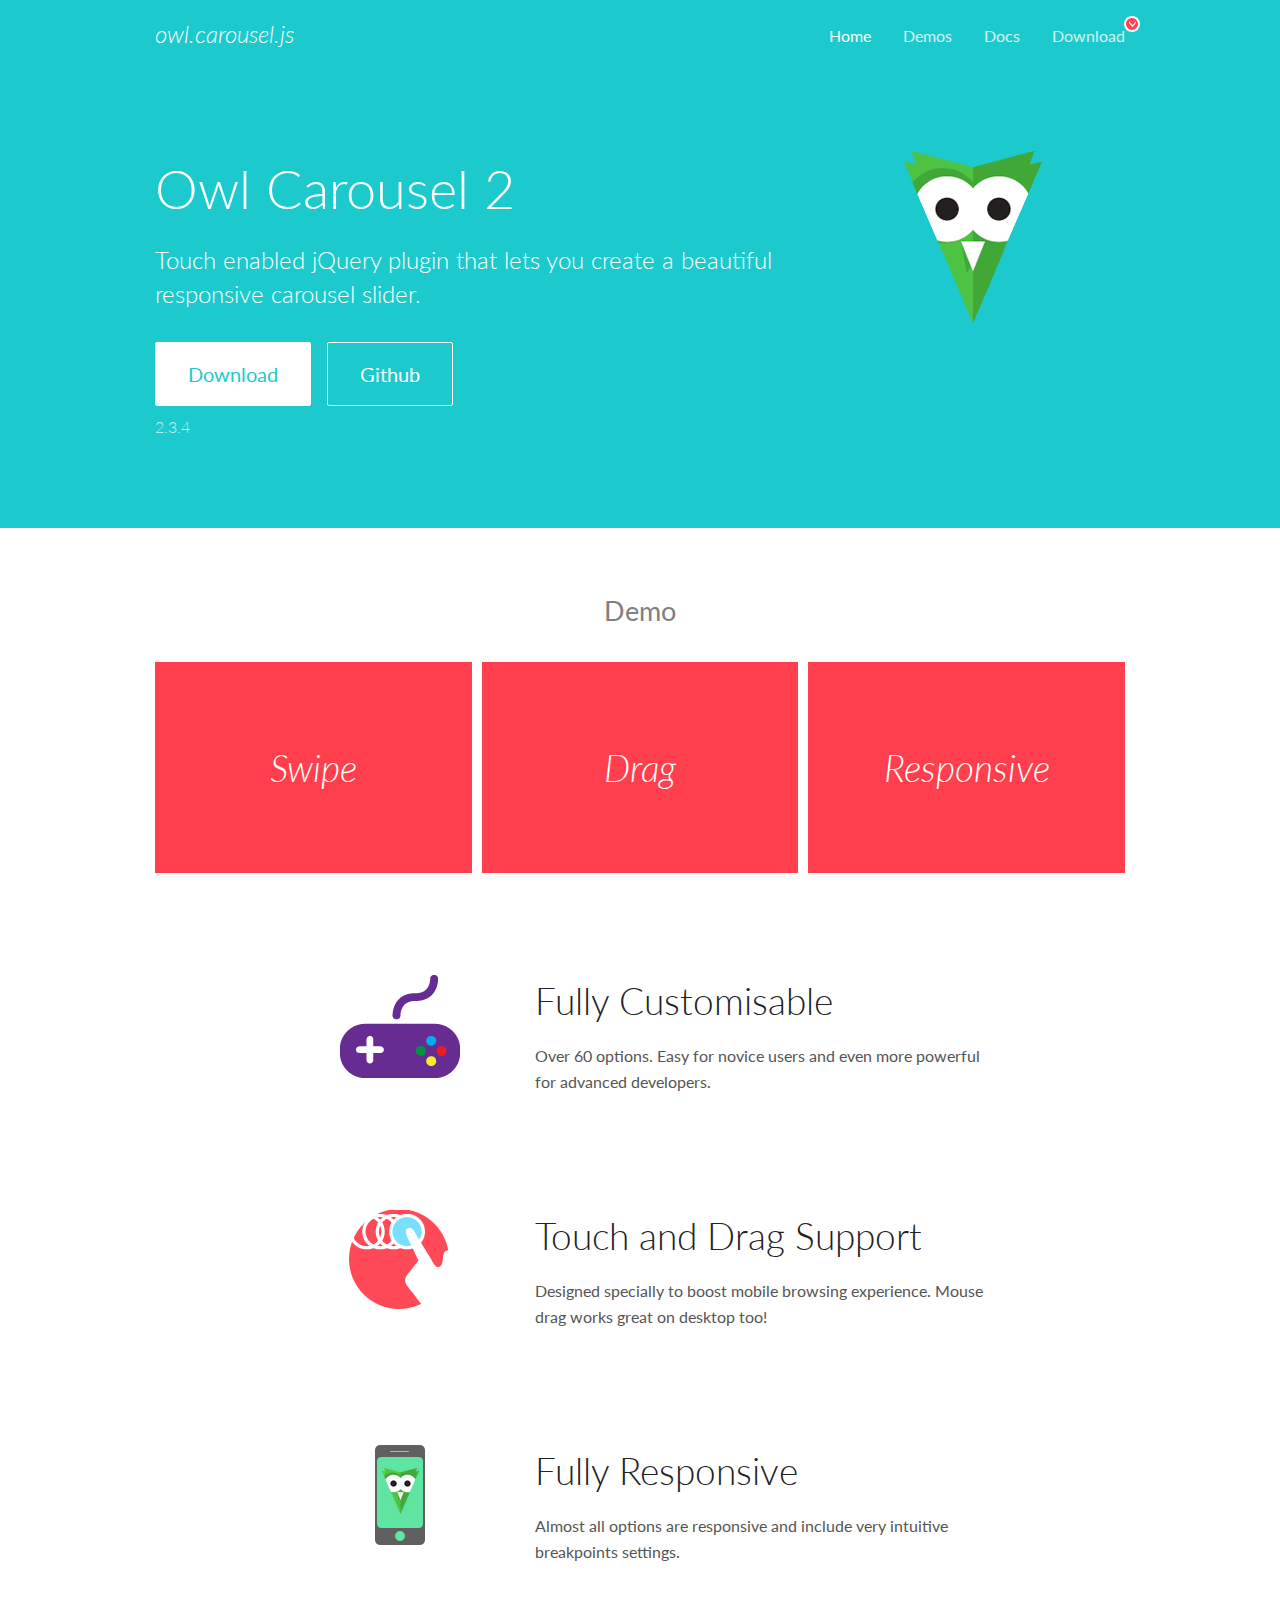
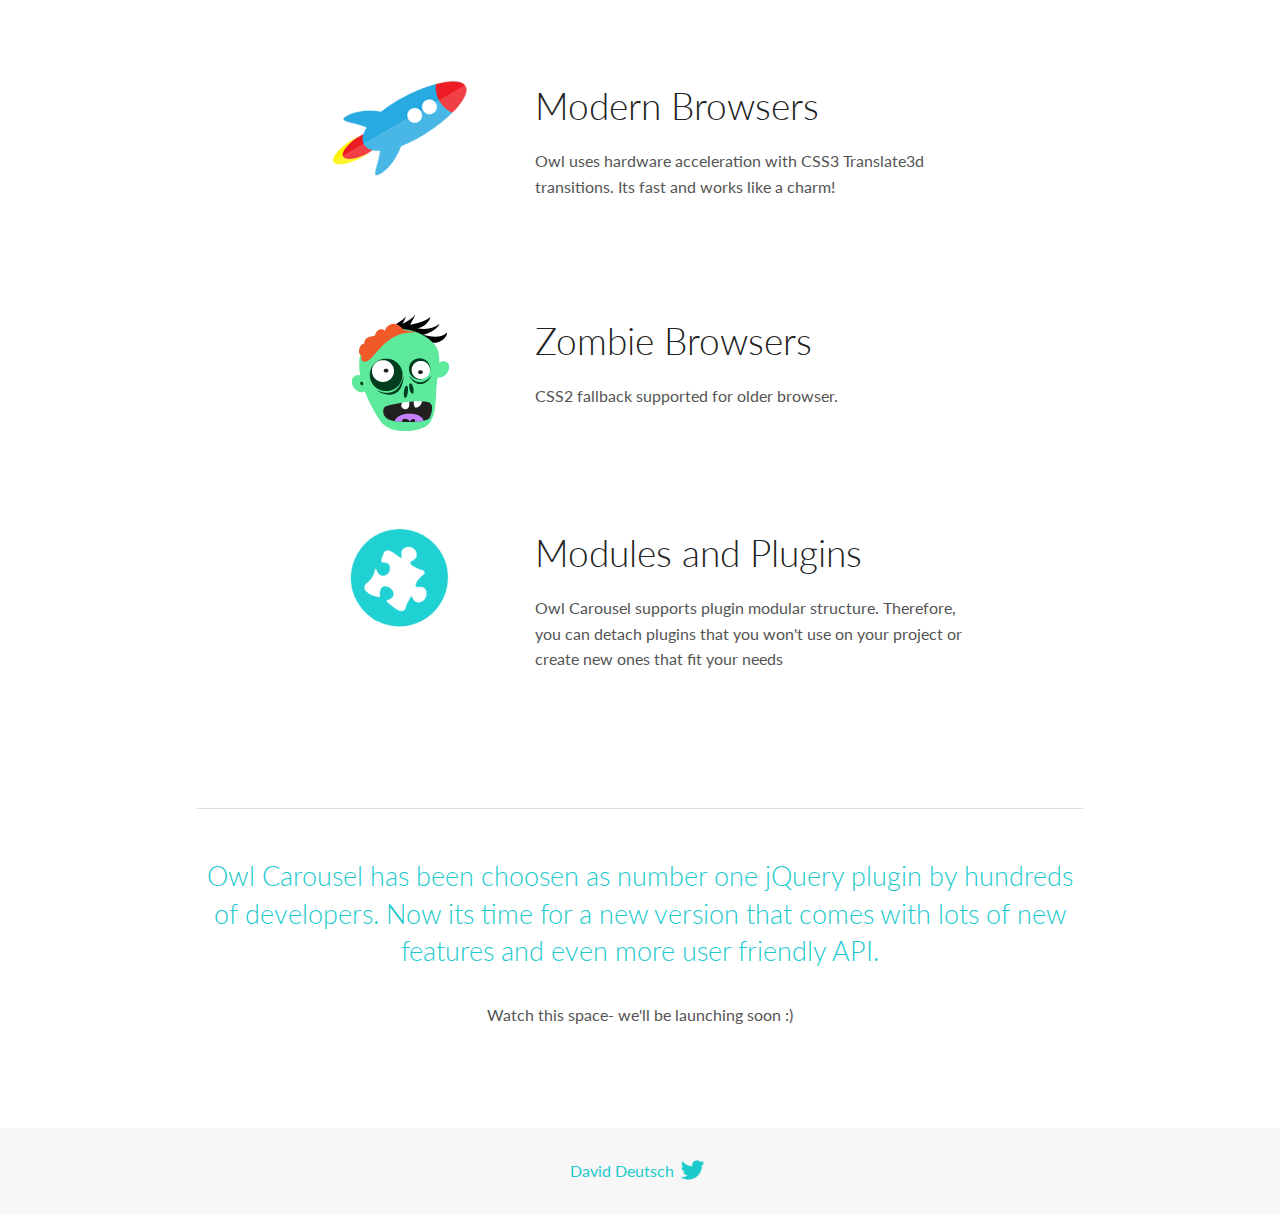
<file: BitirmeProjesi/New Project/OwlCarousel2-2.3.4/docs/index.html>
<!DOCTYPE html>
<html lang="en">
  <head>

    <!-- head -->
    <meta charset="utf-8">
    <meta name="msapplication-tap-highlight" content="no" />
    <meta name="viewport" content="width=device-width, initial-scale=1.0" />
    <meta name="description" content="Touch enabled jQuery plugin that lets you create beautiful responsive carousel slider.">
    <meta name="author" content="David Deutsch">
    <title>
      Home | Owl Carousel | 2.3.4
    </title>

    <!-- Stylesheets -->
    <link href='https://fonts.googleapis.com/css?family=Lato:300,400,700,400italic,300italic' rel='stylesheet' type='text/css'>
    <link rel="stylesheet" href="assets/css/docs.theme.min.css">

    <!-- Owl Stylesheets -->
    <link rel="stylesheet" href="assets/owlcarousel/assets/owl.carousel.min.css">
    <link rel="stylesheet" href="assets/owlcarousel/assets/owl.theme.default.min.css">

    <!-- HTML5 shim and Respond.js IE8 support of HTML5 elements and media queries -->

    <!--[if lt IE 9]>
      <script src="https://oss.maxcdn.com/libs/html5shiv/3.7.0/html5shiv.js"></script>
      <script src="https://oss.maxcdn.com/libs/respond.js/1.3.0/respond.min.js"></script>
    <![endif]-->

    <!-- Favicons -->
    <link rel="apple-touch-icon-precomposed" sizes="144x144" href="assets/ico/apple-touch-icon-144-precomposed.png">
    <link rel="shortcut icon" href="assets/ico/favicon.png">
    <link rel="shortcut icon" href="favicon.ico">

    <!-- Yeah i know js should not be in header. Its required for demos.-->

    <!-- javascript -->
    <script src="assets/vendors/jquery.min.js"></script>
    <script src="assets/owlcarousel/owl.carousel.js"></script>
  </head>
  <body>

    <!-- header -->
    <header class="header">
      <div class="row">
        <div class="large-12 columns">
          <div class="brand left">
            <h3>
              <a href="/OwlCarousel2/">owl.carousel.js</a> 
            </h3>
          </div>
          <a id="toggle-nav" class="right">
            <span></span> <span></span> <span></span> 
          </a> 
          <div class="nav-bar">
            <ul class="clearfix">
              <li class="active">
                <a href="/OwlCarousel2/index.html">Home</a> 
              </li>
              <li> <a href="/OwlCarousel2/demos/demos.html">Demos</a>  </li>
              <li> <a href="/OwlCarousel2/docs/started-welcome.html">Docs</a>  </li>
              <li>
                <a href="https://github.com/OwlCarousel2/OwlCarousel2/archive/2.3.4.zip">Download</a> 
                <span class="download"></span> 
              </li>
            </ul>
          </div>
        </div>
      </div>
    </header>

    <!-- home panel -->
    <section id="hero">
      <div class="row">
        <div class="large-8 medium-8 columns">
          <h1>Owl Carousel 2</h1>
          <h4>Touch enabled jQuery plugin that lets you create a beautiful responsive carousel slider.</h4>
          <a href="https://github.com/OwlCarousel2/OwlCarousel2/archive/2.3.4.zip" class="hero-button">Download</a> 
          <a href="https://github.com/OwlCarousel2/OwlCarousel2" class="hero-button outline">Github</a> 
          <p>2.3.4</p>
        </div>
        <div class="large-4 medium-4 columns">
          <img class="owl-logo" src="assets/img/owl-logo.png" alt="mr. Owl">
        </div>
      </div>
    </section>

    <!-- body -->
    <div class="home-demo">
      <div class="row">
        <div class="large-12 columns">
          <h3>Demo</h3>
          <div class="owl-carousel">
            <div class="item">
              <h2>Swipe</h2>
            </div>
            <div class="item">
              <h2>Drag</h2>
            </div>
            <div class="item">
              <h2>Responsive</h2>
            </div>
            <div class="item">
              <h2>CSS3</h2>
            </div>
            <div class="item">
              <h2>Fast</h2>
            </div>
            <div class="item">
              <h2>Easy</h2>
            </div>
            <div class="item">
              <h2>Free</h2>
            </div>
            <div class="item">
              <h2>Upgradable</h2>
            </div>
            <div class="item">
              <h2>Tons of options</h2>
            </div>
            <div class="item">
              <h2>Infinity</h2>
            </div>
            <div class="item">
              <h2>Auto Width</h2>
            </div>
          </div>
        </div>
      </div>
    </div>
    <script>
      var owl = $('.owl-carousel');
      owl.owlCarousel({
        margin: 10,
        loop: true,
        responsive: {
          0: {
            items: 1
          },
          600: {
            items: 2
          },
          1000: {
            items: 3
          }
        }
      })
    </script>

    <!-- features -->
    <div id="features">
      <div class="row">
        <div class="small-12 medium-9 small-centered columns">
          <section class="row feature">
            <div class="medium-4 small-12 columns">
              <img src="assets/img/feature-options.png" alt="">
            </div>
            <div class="medium-8 small-12 columns">
              <h2>Fully Customisable</h2>
              <p>Over 60 options. Easy for novice users and even more powerful for advanced developers.</p>
            </div>
          </section>
          <section class="row feature">
            <div class="medium-4 small-12 columns">
              <img src="assets/img/feature-drag.png" alt="">
            </div>
            <div class="medium-8 small-12 columns">
              <h2>Touch and Drag Support</h2>
              <p>Designed specially to boost mobile browsing experience. Mouse drag works great on desktop too!</p>
            </div>
          </section>
          <section class="row feature">
            <div class="medium-4 small-12 columns">
              <img src="assets/img/feature-responsive.png" alt="">
            </div>
            <div class="medium-8 small-12 columns">
              <h2>Fully Responsive</h2>
              <p>Almost all options are responsive and include very intuitive breakpoints settings.</p>
            </div>
          </section>
          <section class="row feature">
            <div class="medium-4 small-12 columns">
              <img src="assets/img/feature-modern.png" alt="">
            </div>
            <div class="medium-8 small-12 columns">
              <h2>Modern Browsers</h2>
              <p>Owl uses hardware acceleration with CSS3 Translate3d transitions. Its fast and works like a charm! </p>
            </div>
          </section>
          <section class="row feature">
            <div class="medium-4 small-12 columns">
              <img src="assets/img/feature-zombie.png" alt="">
            </div>
            <div class="medium-8 small-12 columns">
              <h2>Zombie Browsers</h2>
              <p>CSS2 fallback supported for older browser.</p>
            </div>
          </section>
          <section class="row feature">
            <div class="medium-4 small-12 columns">
              <img src="assets/img/feature-module.png" alt="">
            </div>
            <div class="medium-8 small-12 columns">
              <h2>Modules and Plugins</h2>
              <p>Owl Carousel supports plugin modular structure. Therefore, you can detach plugins that you won&#x27;t use on your project or create new ones that fit your needs</p>
            </div>
          </section>
        </div>
      </div>
    </div>

    <!-- footer -->
    <section id="teaser-text">
      <div class="row">
        <div class="small-12 medium-11 small-centered columns">
          <hr>
          <h3 id="owl-carousel-has-been-choosen-as-number-one-jquery-plugin-by-hundreds-of-developers-now-its-time-for-a-new-version-that-comes-with-lots-of-new-features-and-even-more-user-friendly-api-">Owl Carousel has been choosen as number one jQuery plugin by hundreds of developers. Now its time for a new version that comes with lots of new features and even more user friendly API.</h3>
          <p>Watch this space- we&#39;ll be launching soon :)</p>
        </div>
      </div>
    </section>

    <!-- footer -->
    <footer class="footer">
      <div class="row">
        <div class="large-12 columns">
          <h5>
            <a href="/OwlCarousel2/docs/support-contact.html">David Deutsch</a> 
            <a id="custom-tweet-button" href="https://twitter.com/share?url=https://github.com/OwlCarousel2/OwlCarousel2&text=Owl Carousel - This is so awesome! " target="_blank"></a> 
          </h5>
        </div>
      </div>
    </footer>

    <!-- vendors -->
    <script src="assets/vendors/highlight.js"></script>
    <script src="assets/js/app.js"></script>
  </body>
</html>
</file>
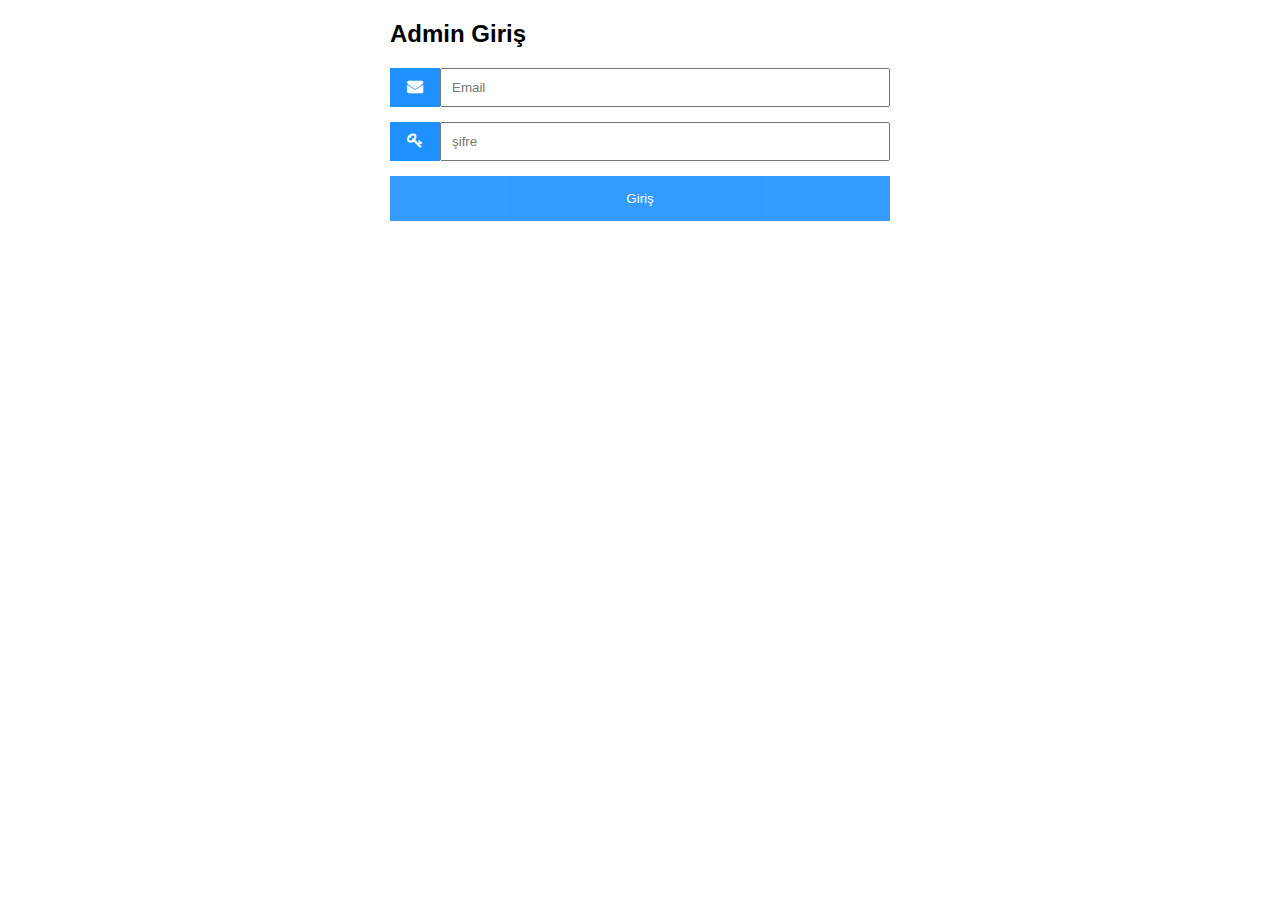
<file: BitirmeProjesi/New Project/admin.html>
<!DOCTYPE html>
<html>
<head>
<meta name="viewport" content="width=device-width, initial-scale=1">
<!-- Add icon library -->
<link rel="stylesheet" href="https://cdnjs.cloudflare.com/ajax/libs/font-awesome/4.7.0/css/font-awesome.min.css">
<style>
body {font-family: Arial, Helvetica, sans-serif;}
* {box-sizing: border-box;}

.input-container {
  display: -ms-flexbox; /* IE10 */
  display: flex;
  width: 100%;
  margin-bottom: 15px;
}

.icon {
  padding: 10px;
  background: dodgerblue;
  color: white;
  min-width: 50px;
  text-align: center;
}

.input-field {
  width: 100%;
  padding: 10px;
  outline: none;
}

.input-field:focus {
  border: 2px solid dodgerblue;
}

/* Set a style for the submit button */
.btn {
  background-color: dodgerblue;
  color: white;
  padding: 15px 20px;
  border: none;
  cursor: pointer;
  width: 100%;
  opacity: 0.9;
}

.btn:hover {
  opacity: 1;
}
</style>
</head>
<body>

<form action="admin_page.html" style="max-width:500px;margin:auto">
  <h2>Admin Giriş</h2>
 

  <div class="input-container">
    <i class="fa fa-envelope icon"></i>
    <input class="input-field" type="text" placeholder="Email" name="email">
  </div>
  
  <div class="input-container">
    <i class="fa fa-key icon"></i>
    <input class="input-field" type="password" placeholder="şifre" name="psw">
  </div>

  <button type="submit" class="btn">Giriş</button>
</form>

</body>
</html>
</file>
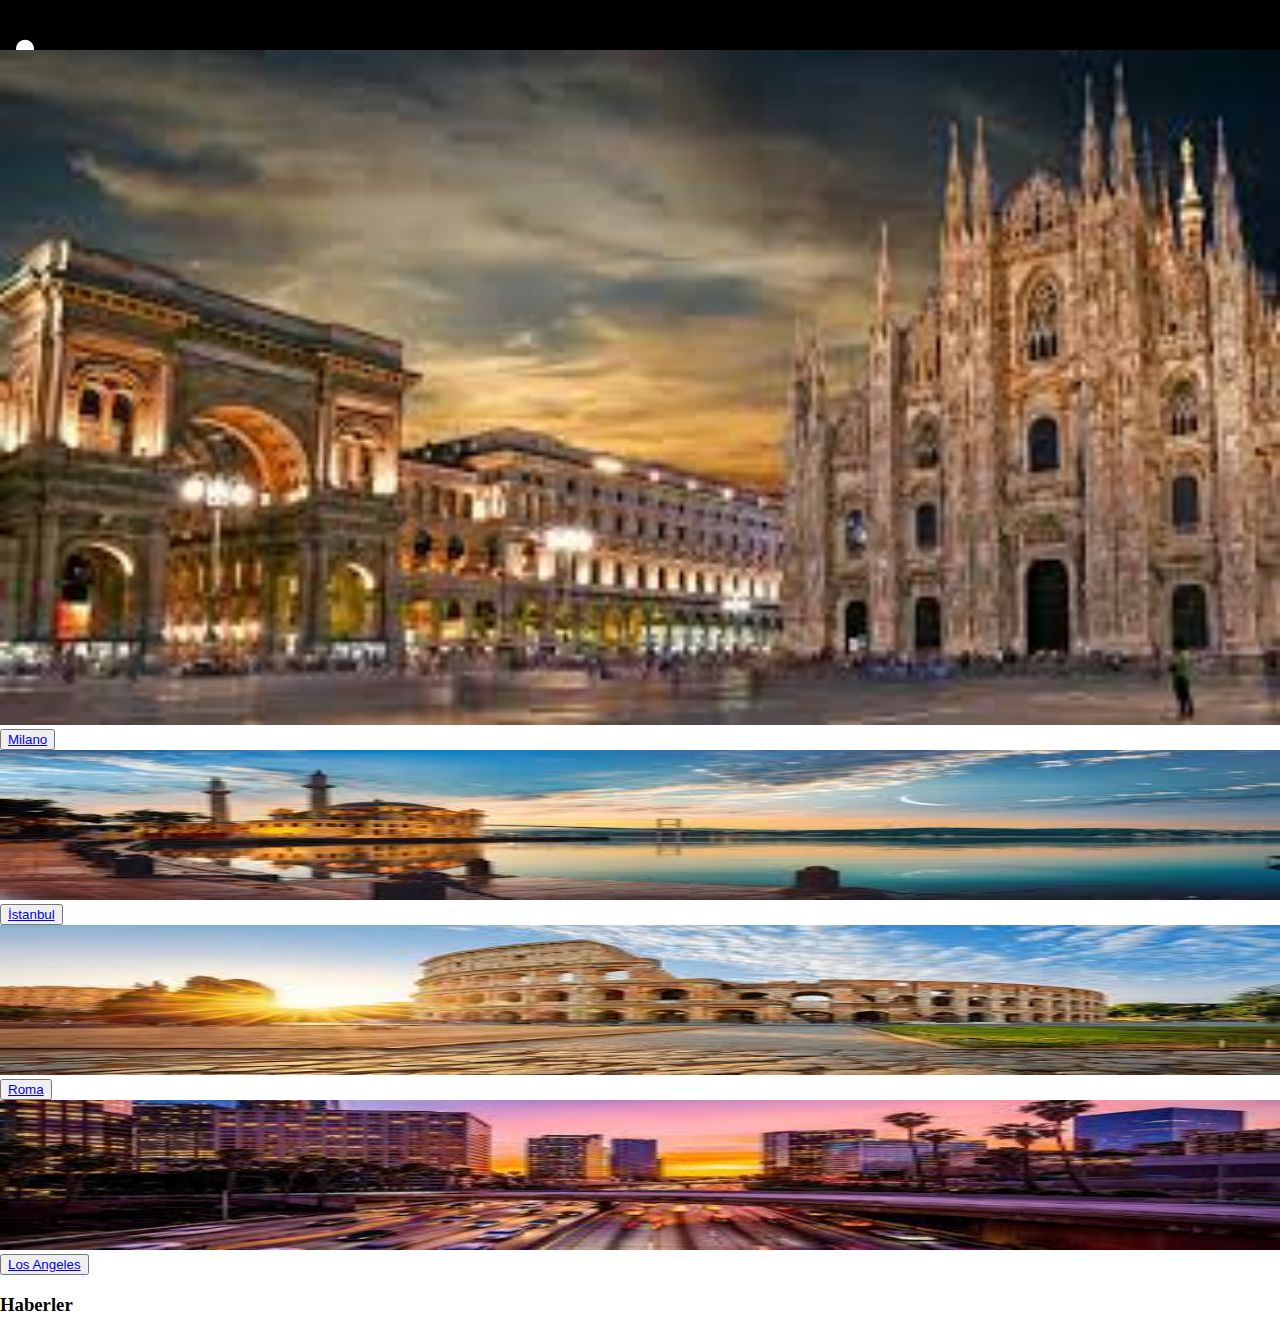
<file: BitirmeProjesi/New Project/admin_page.html>
<!DOCTYPE html>
<html>
    <head>
        <meta name="viewport" content="width=device-width, initial-scale=1">
        <link rel="stylesheet" type="text/css" href="css/admin_page.css"></head>
        <body>
            <section class="menu">
                <div id="login">
                 <img src="images/ekip.png" height="50px" style="padding-top: 30px;">
                 <nav>
                    <a href="#">Haber Ekle</a>
                    <a href="#">Haber Güncelle</a>
                 </nav>
                
                 
                </div>
            </section>
            <div class="card">
                <img src="images/milano.jpg" width="100%">
                <div class="container">
                   <button>
                    <a href="haber.html">Milano
                        
                    </a>
                   </button>

                </div>
            </div>
            <div class="card">
                <img src="images/istanbul.jpg" width="100%" height="150px">
                <div class="container">
                    <button>
                        <a href="#">İstanbul 
                        </a>
                       </button>
                </div>
            </div>
            <div class="card">
                <img src="images/roma.jpg" width="100%" height="150px">
                <div class="container">
                    <button>
                        <a href="#">Roma
                        
                        </a>
                       </button>
                </div>
            </div>

            <div class="card">
                <img src="images/los angeles.jpg" width="100%" height="150px">
                <div class="container">
                    <button>
                        <a href="#">Los Angeles
                        
                        </a>
                       </button>
                </div>
            </div>
          <section id="haberler">
            <h3>Haberler</h3>
          </section>

        </body>
</html>
</file>
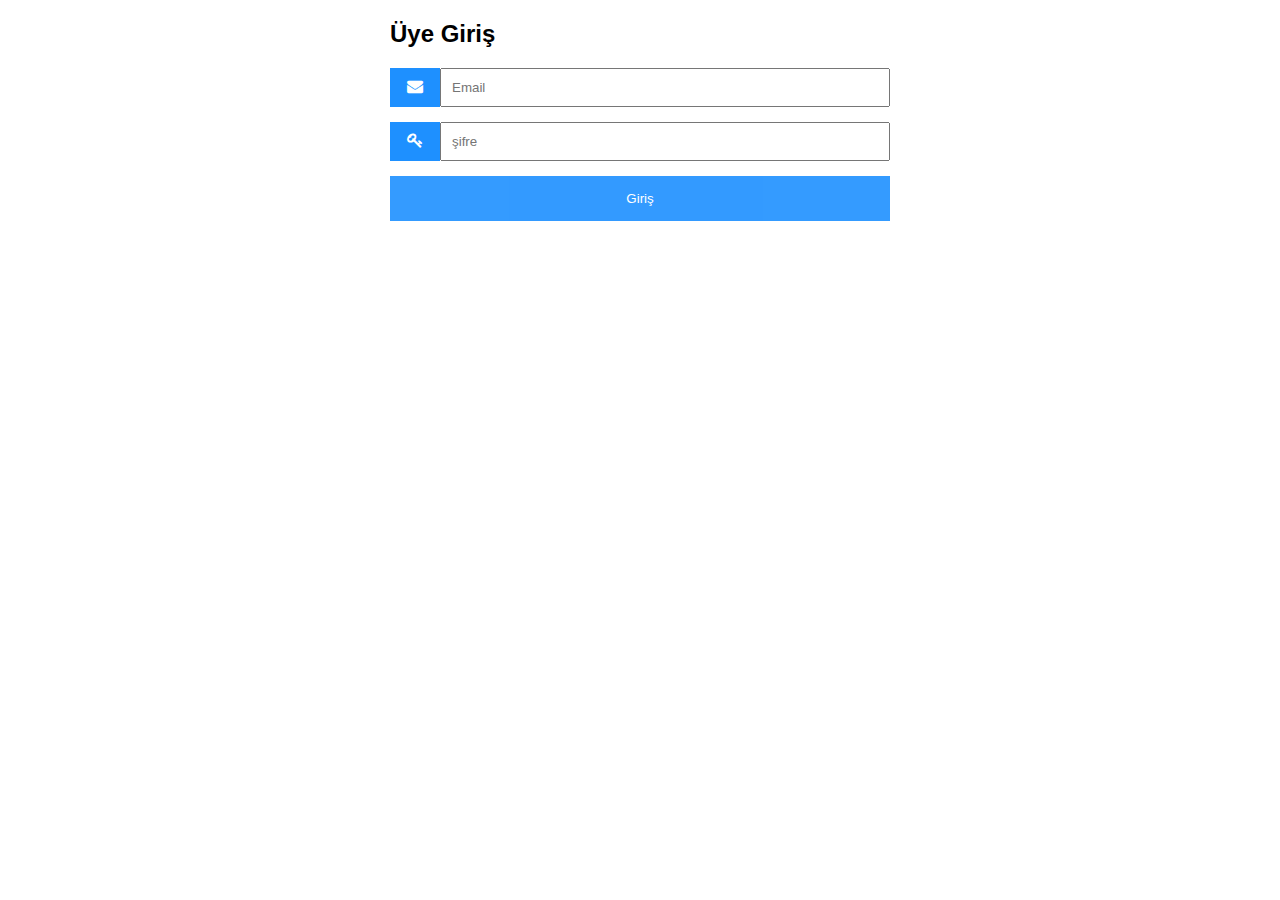
<file: BitirmeProjesi/New Project/uye.html>
<!DOCTYPE html>
<html>
<head>
<meta name="viewport" content="width=device-width, initial-scale=1">
<!-- Add icon library -->
<link rel="stylesheet" href="https://cdnjs.cloudflare.com/ajax/libs/font-awesome/4.7.0/css/font-awesome.min.css">
<style>
body {font-family: Arial, Helvetica, sans-serif;}
* {box-sizing: border-box;}

.input-container {
  display: -ms-flexbox; /* IE10 */
  display: flex;
  width: 100%;
  margin-bottom: 15px;
}

.icon {
  padding: 10px;
  background: dodgerblue;
  color: white;
  min-width: 50px;
  text-align: center;
}

.input-field {
  width: 100%;
  padding: 10px;
  outline: none;
}

.input-field:focus {
  border: 2px solid dodgerblue;
}

/* Set a style for the submit button */
.btn {
  background-color: dodgerblue;
  color: white;
  padding: 15px 20px;
  border: none;
  cursor: pointer;
  width: 100%;
  opacity: 0.9;
}

.btn:hover {
  opacity: 1;
}
</style>
</head>
<body>

<form action="uye_page.html" style="max-width:500px;margin:auto">
  <h2>Üye Giriş</h2>
 

  <div class="input-container">
    <i class="fa fa-envelope icon"></i>
    <input class="input-field" type="text" placeholder="Email" name="email">
  </div>
  
  <div class="input-container">
    <i class="fa fa-key icon"></i>
    <input class="input-field" type="password" placeholder="şifre" name="psw">
  </div>

  <button type="submit" class="btn">Giriş</button>
</form>

</body>
</html>
</file>
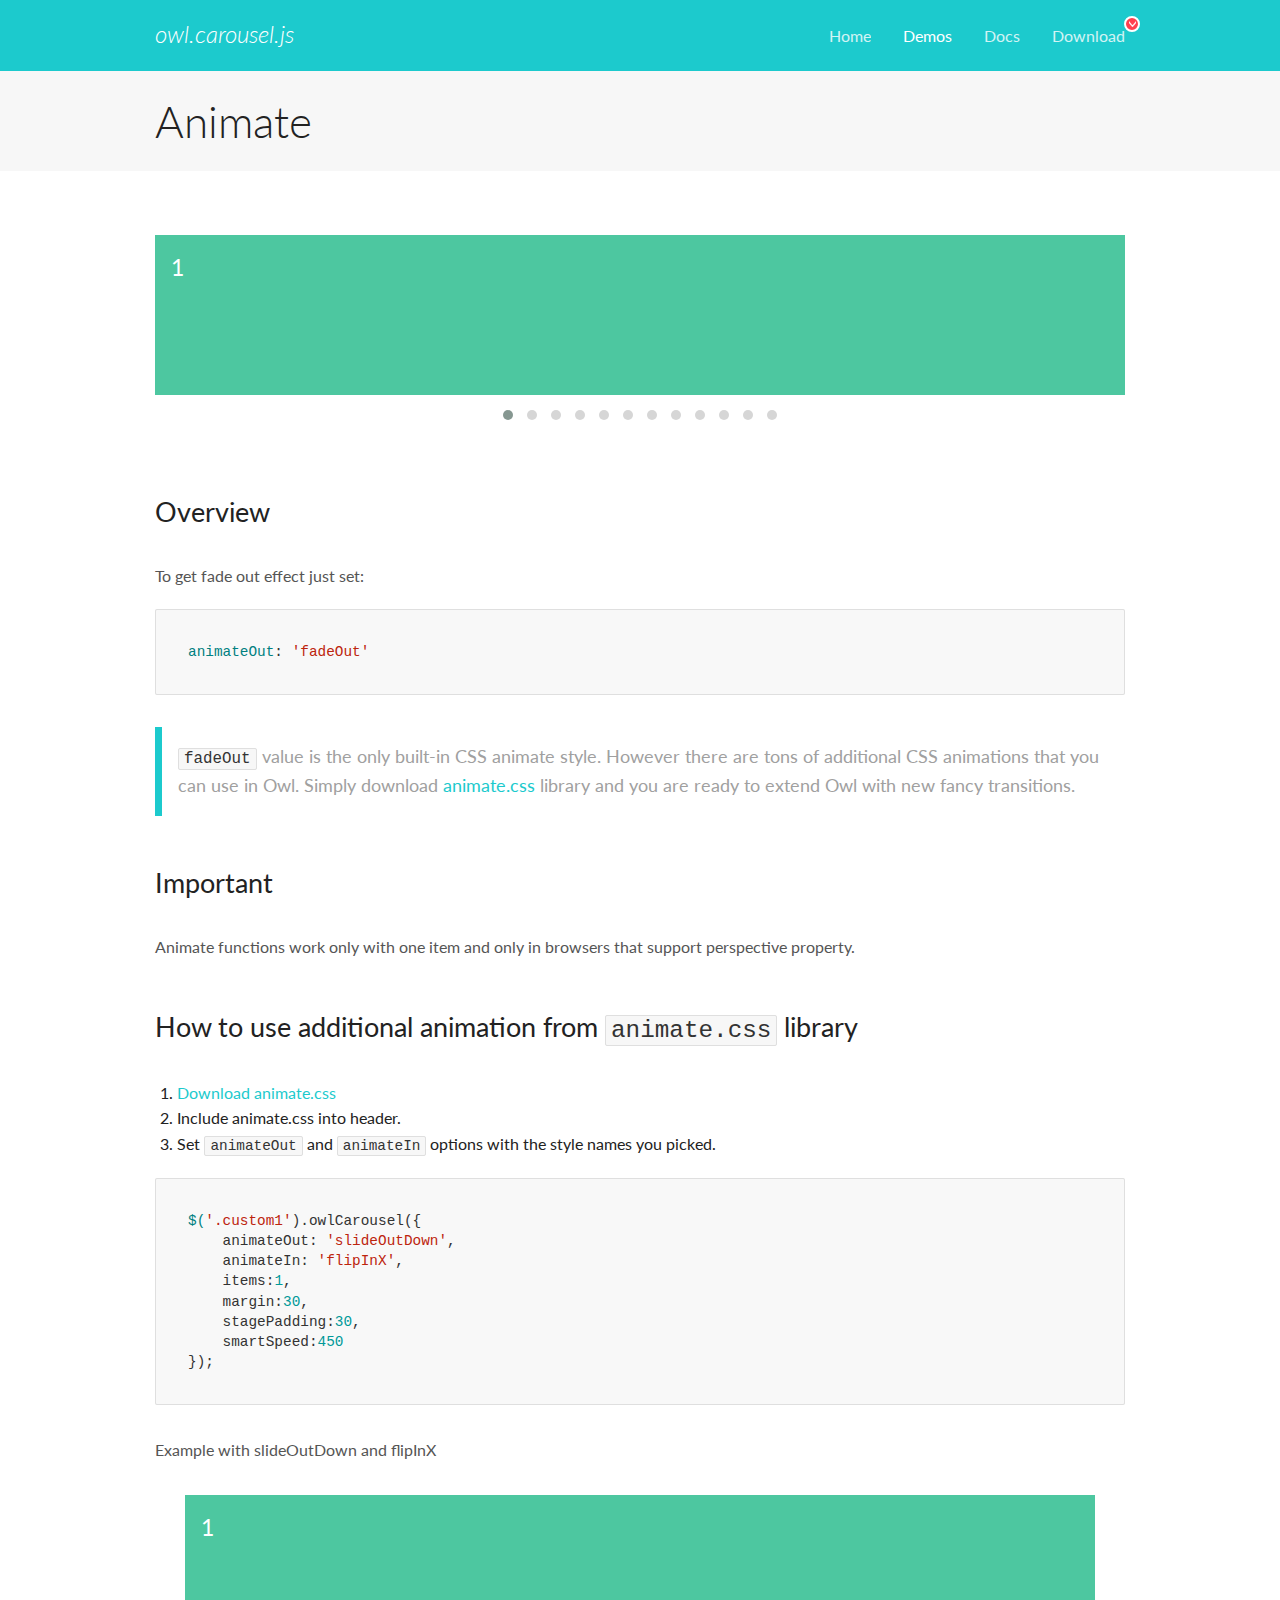
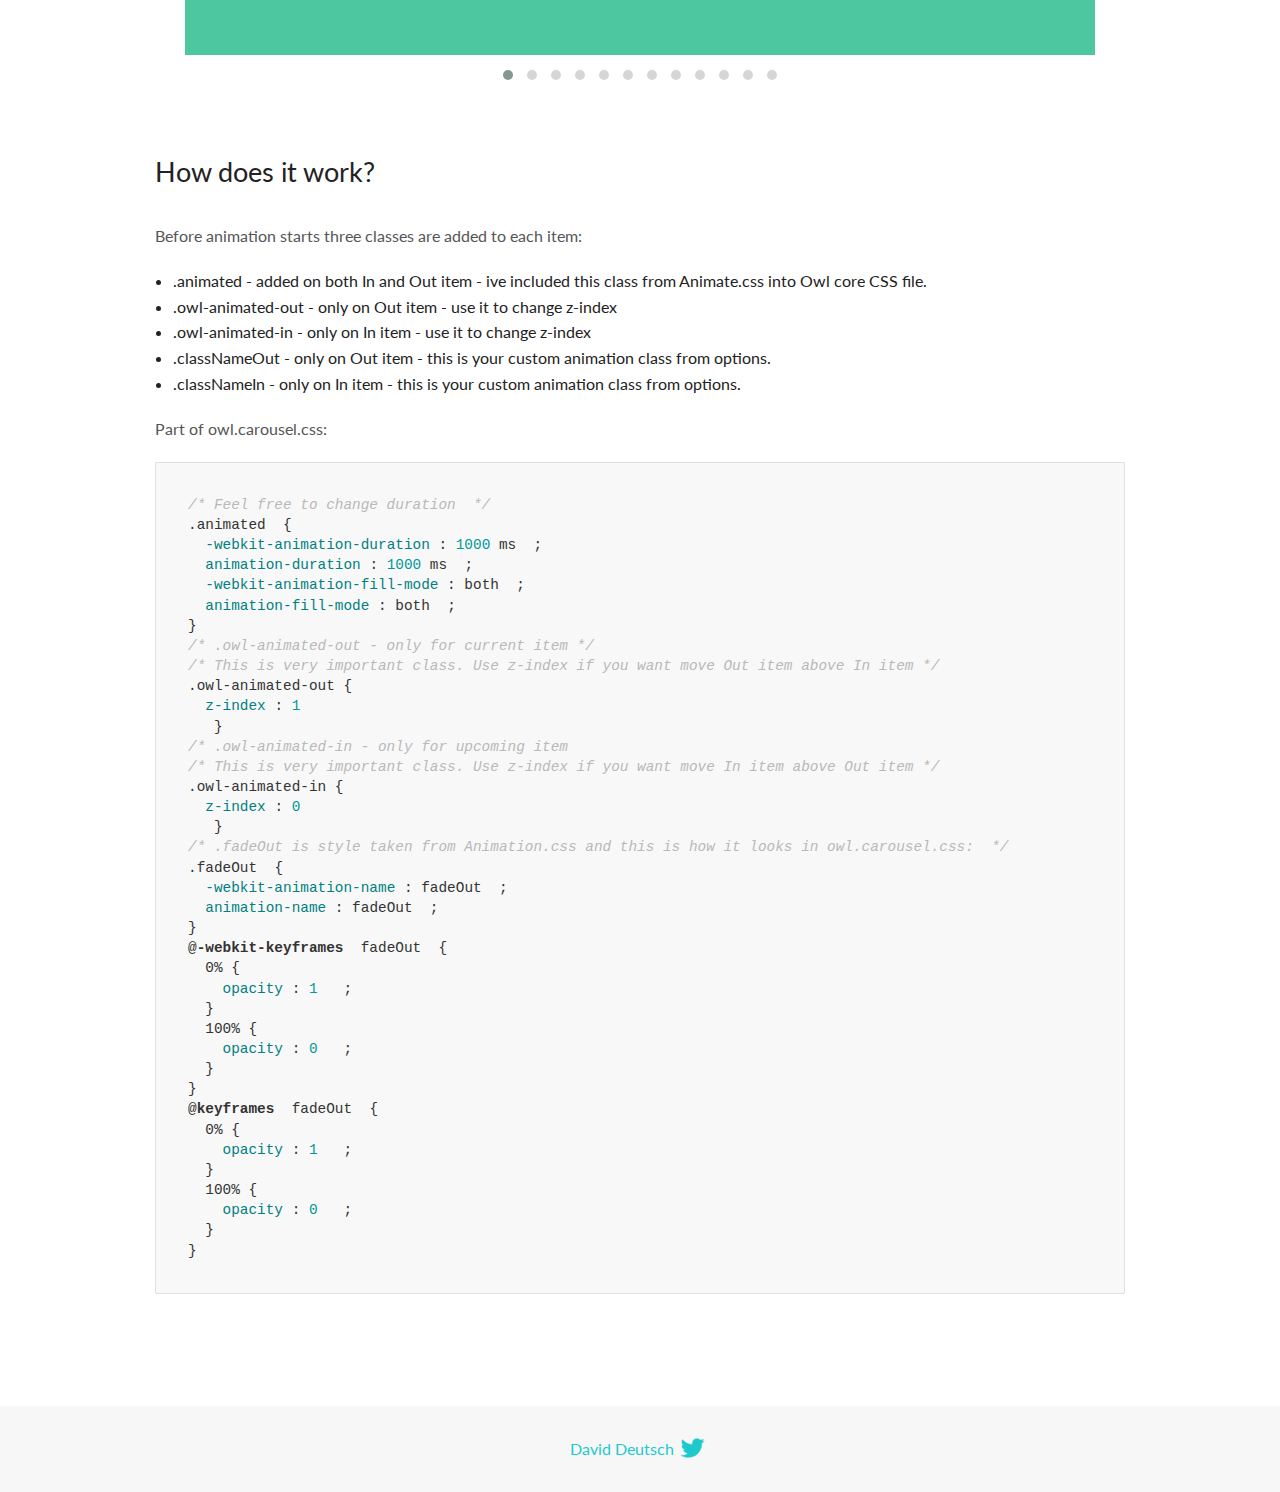
<file: BitirmeProjesi/New Project/OwlCarousel2-2.3.4/docs/demos/animate.html>
<!DOCTYPE html>
<html lang="en">
  <head>

    <!-- head -->
    <meta charset="utf-8">
    <meta name="msapplication-tap-highlight" content="no" />
    <meta name="viewport" content="width=device-width, initial-scale=1.0" />
    <meta name="description" content="Animate carousel">
    <meta name="author" content="David Deutsch">
    <title>
      Animate Demo | Owl Carousel | 2.3.4
    </title>

    <!-- Stylesheets -->
    <link href='https://fonts.googleapis.com/css?family=Lato:300,400,700,400italic,300italic' rel='stylesheet' type='text/css'>
    <link rel="stylesheet" href="../assets/css/docs.theme.min.css">

    <!-- Owl Stylesheets -->
    <link rel="stylesheet" href="../assets/owlcarousel/assets/owl.carousel.min.css">
    <link rel="stylesheet" href="../assets/owlcarousel/assets/owl.theme.default.min.css">

    <!-- HTML5 shim and Respond.js IE8 support of HTML5 elements and media queries -->

    <!--[if lt IE 9]>
      <script src="https://oss.maxcdn.com/libs/html5shiv/3.7.0/html5shiv.js"></script>
      <script src="https://oss.maxcdn.com/libs/respond.js/1.3.0/respond.min.js"></script>
    <![endif]-->

    <!-- Favicons -->
    <link rel="apple-touch-icon-precomposed" sizes="144x144" href="../assets/ico/apple-touch-icon-144-precomposed.png">
    <link rel="shortcut icon" href="../assets/ico/favicon.png">
    <link rel="shortcut icon" href="favicon.ico">

    <!-- Yeah i know js should not be in header. Its required for demos.-->

    <!-- javascript -->
    <script src="../assets/vendors/jquery.min.js"></script>
    <script src="../assets/owlcarousel/owl.carousel.js"></script>
  </head>
  <body>

    <!-- header -->
    <header class="header">
      <div class="row">
        <div class="large-12 columns">
          <div class="brand left">
            <h3>
              <a href="/OwlCarousel2/">owl.carousel.js</a> 
            </h3>
          </div>
          <a id="toggle-nav" class="right">
            <span></span> <span></span> <span></span> 
          </a> 
          <div class="nav-bar">
            <ul class="clearfix">
              <li> <a href="/OwlCarousel2/index.html">Home</a>  </li>
              <li class="active">
                <a href="/OwlCarousel2/demos/demos.html">Demos</a> 
              </li>
              <li> <a href="/OwlCarousel2/docs/started-welcome.html">Docs</a>  </li>
              <li>
                <a href="https://github.com/OwlCarousel2/OwlCarousel2/archive/2.3.4.zip">Download</a> 
                <span class="download"></span> 
              </li>
            </ul>
          </div>
        </div>
      </div>
    </header>

    <!-- title -->
    <section class="title">
      <div class="row">
        <div class="large-12 columns">
          <h1>Animate</h1>
        </div>
      </div>
    </section>

    <!--  Demos -->
    <section id="demos">
      <div class="row">
        <div class="large-12 columns">
          <div class="fadeOut owl-carousel owl-theme">
            <div class="item">
              <h4>1</h4>
            </div>
            <div class="item">
              <h4>2</h4>
            </div>
            <div class="item">
              <h4>3</h4>
            </div>
            <div class="item">
              <h4>4</h4>
            </div>
            <div class="item">
              <h4>5</h4>
            </div>
            <div class="item">
              <h4>6</h4>
            </div>
            <div class="item">
              <h4>7</h4>
            </div>
            <div class="item">
              <h4>8</h4>
            </div>
            <div class="item">
              <h4>9</h4>
            </div>
            <div class="item">
              <h4>10</h4>
            </div>
            <div class="item">
              <h4>11</h4>
            </div>
            <div class="item">
              <h4>12</h4>
            </div>
          </div>
          <h3 id="overview">Overview</h3>
          <p>To get fade out effect just set:</p>
          <pre><code>animateOut: &#39;fadeOut&#39;</code></pre>
          <blockquote>
            <p><code>fadeOut</code> value is the only built-in CSS animate style. However there are tons of additional CSS animations that you can use in Owl. Simply download
              <a href="https://daneden.github.io/animate.css/">animate.css</a>  library and you are ready to extend Owl with new fancy transitions.</p>
          </blockquote>
          <h3 id="important">Important</h3>
          <p>Animate functions work only with one item and only in browsers that support perspective property.</p>
          <h3 id="how-to-use-additional-animation-from-animate-css-library">How to use additional animation from <code>animate.css</code> library</h3>
          <ol>
            <li> <a href="https://daneden.github.io/animate.css/">Download animate.css</a>  </li>
            <li>Include animate.css into header.</li>
            <li>Set <code>animateOut</code> and <code>animateIn</code> options with the style names you picked.</li>
          </ol>
          <pre><code>$(&#39;.custom1&#39;).owlCarousel({
    animateOut: &#39;slideOutDown&#39;,
    animateIn: &#39;flipInX&#39;,
    items:1,
    margin:30,
    stagePadding:30,
    smartSpeed:450
});</code></pre>
          <p>Example with slideOutDown and flipInX</p>
          <div class="custom1 owl-carousel owl-theme">
            <div class="item">
              <h4>1</h4>
            </div>
            <div class="item">
              <h4>2</h4>
            </div>
            <div class="item">
              <h4>3</h4>
            </div>
            <div class="item">
              <h4>4</h4>
            </div>
            <div class="item">
              <h4>5</h4>
            </div>
            <div class="item">
              <h4>6</h4>
            </div>
            <div class="item">
              <h4>7</h4>
            </div>
            <div class="item">
              <h4>8</h4>
            </div>
            <div class="item">
              <h4>9</h4>
            </div>
            <div class="item">
              <h4>10</h4>
            </div>
            <div class="item">
              <h4>11</h4>
            </div>
            <div class="item">
              <h4>12</h4>
            </div>
          </div>
          <h3 id="how-does-it-work-">How does it work?</h3>
          <p>Before animation starts three classes are added to each item:</p>
          <ul>
            <li>.animated - added on both In and Out item - ive included this class from Animate.css into Owl core CSS file.</li>
            <li>.owl-animated-out - only on Out item - use it to change z-index</li>
            <li>.owl-animated-in - only on In item - use it to change z-index</li>
            <li>.classNameOut - only on Out item - this is your custom animation class from options.</li>
            <li>.classNameIn - only on In item - this is your custom animation class from options.</li>
          </ul>
          <p>Part of owl.carousel.css:</p>
          <pre><code class="language-css"><span class="comment">/* Feel free to change duration  */</span> 
<span class="class">.animated</span>  <span class="rules">{
  <span class="rule"><span class="attribute">-webkit-animation-duration</span> :<span class="value"> <span class="number">1000</span> ms</span> </span> ;
  <span class="rule"><span class="attribute">animation-duration</span> :<span class="value"> <span class="number">1000</span> ms</span> </span> ;
  <span class="rule"><span class="attribute">-webkit-animation-fill-mode</span> :<span class="value"> both</span> </span> ;
  <span class="rule"><span class="attribute">animation-fill-mode</span> :<span class="value"> both</span> </span> ;
<span class="rule">}</span> </span> 
<span class="comment">/* .owl-animated-out - only for current item */</span> 
<span class="comment">/* This is very important class. Use z-index if you want move Out item above In item */</span> 
<span class="class">.owl-animated-out</span> <span class="rules">{
  <span class="rule"><span class="attribute">z-index</span> :<span class="value"> <span class="number">1</span> 
</span> </span> </span> }
<span class="comment">/* .owl-animated-in - only for upcoming item
/* This is very important class. Use z-index if you want move In item above Out item */</span> 
<span class="class">.owl-animated-in</span> <span class="rules">{
  <span class="rule"><span class="attribute">z-index</span> :<span class="value"> <span class="number">0</span> 
</span> </span> </span> }
<span class="comment">/* .fadeOut is style taken from Animation.css and this is how it looks in owl.carousel.css:  */</span> 
<span class="class">.fadeOut</span>  <span class="rules">{
  <span class="rule"><span class="attribute">-webkit-animation-name</span> :<span class="value"> fadeOut</span> </span> ;
  <span class="rule"><span class="attribute">animation-name</span> :<span class="value"> fadeOut</span> </span> ;
<span class="rule">}</span> </span> 
<span class="at_rule">@<span class="keyword">-webkit-keyframes</span>  fadeOut </span> {
  0% <span class="rules">{
    <span class="rule"><span class="attribute">opacity</span> :<span class="value"> <span class="number">1</span> </span> </span> ;
  <span class="rule">}</span> </span> 
  100% <span class="rules">{
    <span class="rule"><span class="attribute">opacity</span> :<span class="value"> <span class="number">0</span> </span> </span> ;
  <span class="rule">}</span> </span> 
}
<span class="at_rule">@<span class="keyword">keyframes</span>  fadeOut </span> {
  0% <span class="rules">{
    <span class="rule"><span class="attribute">opacity</span> :<span class="value"> <span class="number">1</span> </span> </span> ;
  <span class="rule">}</span> </span> 
  100% <span class="rules">{
    <span class="rule"><span class="attribute">opacity</span> :<span class="value"> <span class="number">0</span> </span> </span> ;
  <span class="rule">}</span> </span> 
}</code></pre>
          <link rel="stylesheet" href="../assets/css/animate.css">
          <script>
            jQuery(document).ready(function($) {
              $('.fadeOut').owlCarousel({
                items: 1,
                animateOut: 'fadeOut',
                loop: true,
                margin: 10,
              });
              $('.custom1').owlCarousel({
                animateOut: 'slideOutDown',
                animateIn: 'flipInX',
                items: 1,
                margin: 30,
                stagePadding: 30,
                smartSpeed: 450
              });
            });
          </script>
        </div>
      </div>
    </section>

    <!-- footer -->
    <footer class="footer">
      <div class="row">
        <div class="large-12 columns">
          <h5>
            <a href="/OwlCarousel2/docs/support-contact.html">David Deutsch</a> 
            <a id="custom-tweet-button" href="https://twitter.com/share?url=https://github.com/OwlCarousel2/OwlCarousel2&text=Owl Carousel - This is so awesome! " target="_blank"></a> 
          </h5>
        </div>
      </div>
    </footer>

    <!-- vendors -->
    <script src="../assets/vendors/highlight.js"></script>
    <script src="../assets/js/app.js"></script>
  </body>
</html>
</file>
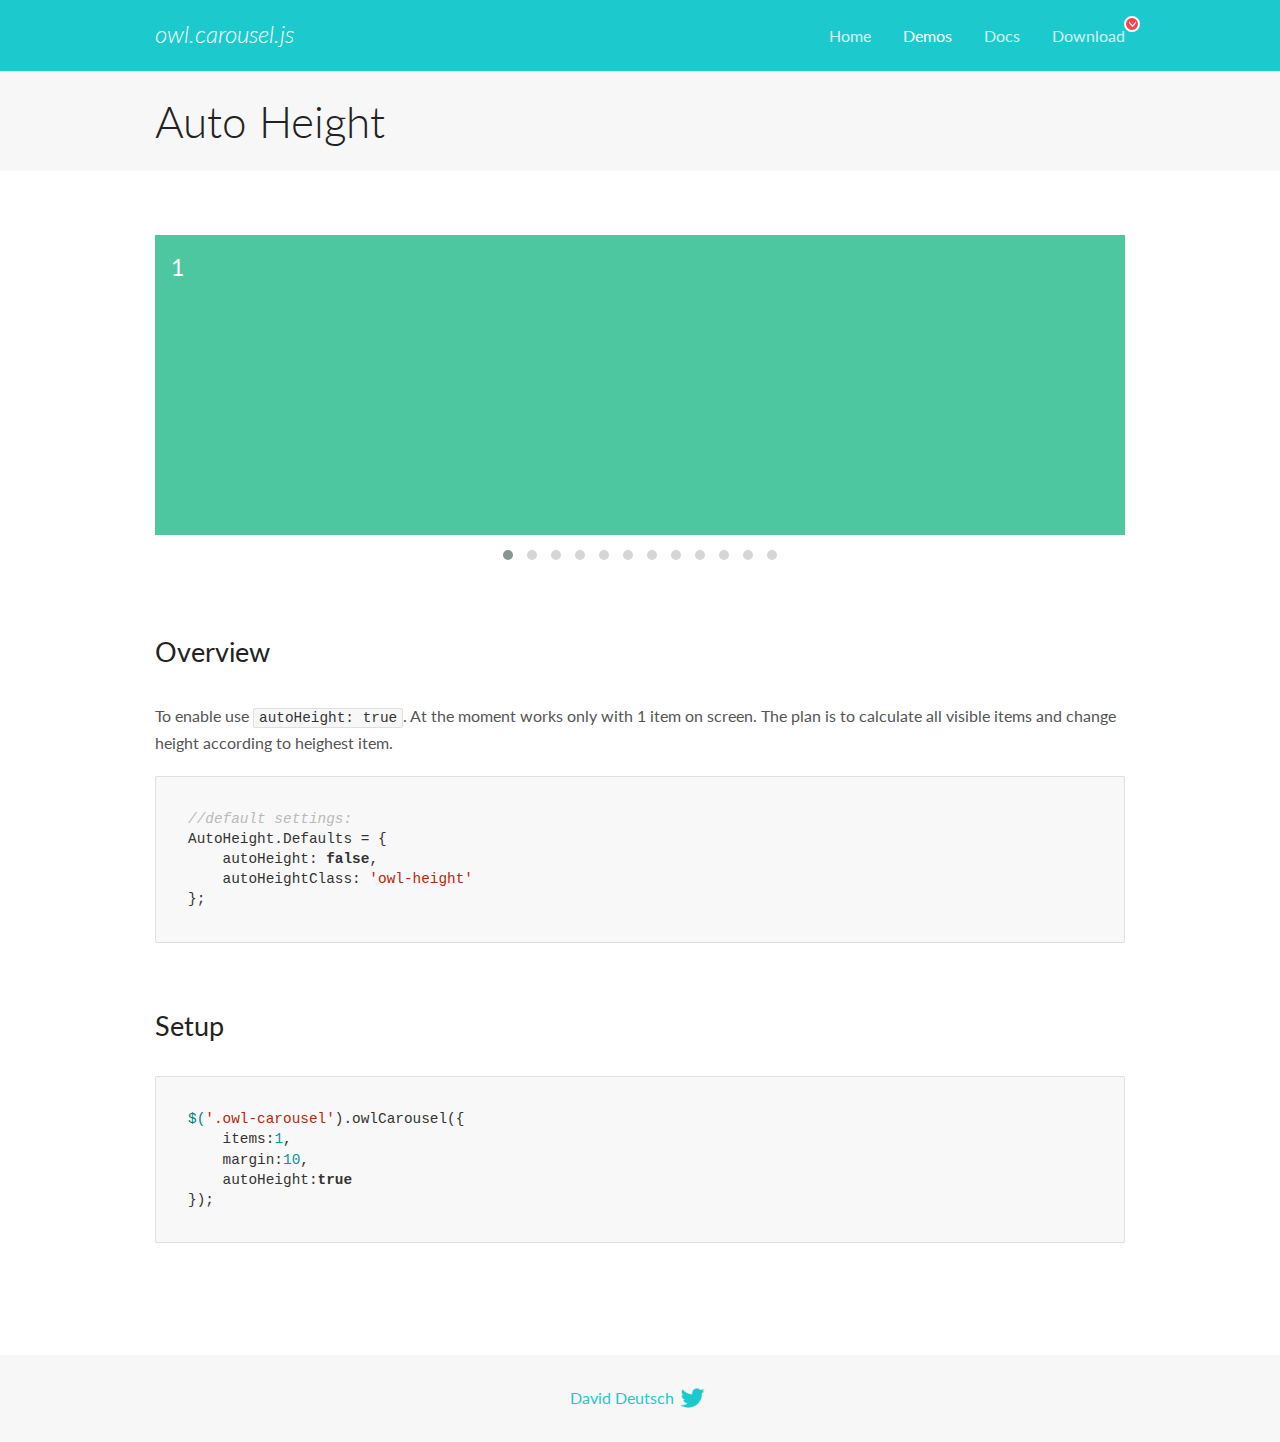
<file: BitirmeProjesi/New Project/OwlCarousel2-2.3.4/docs/demos/autoheight.html>
<!DOCTYPE html>
<html lang="en">
  <head>

    <!-- head -->
    <meta charset="utf-8">
    <meta name="msapplication-tap-highlight" content="no" />
    <meta name="viewport" content="width=device-width, initial-scale=1.0" />
    <meta name="description" content="autoHeight usage demo">
    <meta name="author" content="David Deutsch">
    <title>
      Auto Height Demo | Owl Carousel | 2.3.4
    </title>

    <!-- Stylesheets -->
    <link href='https://fonts.googleapis.com/css?family=Lato:300,400,700,400italic,300italic' rel='stylesheet' type='text/css'>
    <link rel="stylesheet" href="../assets/css/docs.theme.min.css">

    <!-- Owl Stylesheets -->
    <link rel="stylesheet" href="../assets/owlcarousel/assets/owl.carousel.min.css">
    <link rel="stylesheet" href="../assets/owlcarousel/assets/owl.theme.default.min.css">

    <!-- HTML5 shim and Respond.js IE8 support of HTML5 elements and media queries -->

    <!--[if lt IE 9]>
      <script src="https://oss.maxcdn.com/libs/html5shiv/3.7.0/html5shiv.js"></script>
      <script src="https://oss.maxcdn.com/libs/respond.js/1.3.0/respond.min.js"></script>
    <![endif]-->

    <!-- Favicons -->
    <link rel="apple-touch-icon-precomposed" sizes="144x144" href="../assets/ico/apple-touch-icon-144-precomposed.png">
    <link rel="shortcut icon" href="../assets/ico/favicon.png">
    <link rel="shortcut icon" href="favicon.ico">

    <!-- Yeah i know js should not be in header. Its required for demos.-->

    <!-- javascript -->
    <script src="../assets/vendors/jquery.min.js"></script>
    <script src="../assets/owlcarousel/owl.carousel.js"></script>
  </head>
  <body>

    <!-- header -->
    <header class="header">
      <div class="row">
        <div class="large-12 columns">
          <div class="brand left">
            <h3>
              <a href="/OwlCarousel2/">owl.carousel.js</a> 
            </h3>
          </div>
          <a id="toggle-nav" class="right">
            <span></span> <span></span> <span></span> 
          </a> 
          <div class="nav-bar">
            <ul class="clearfix">
              <li> <a href="/OwlCarousel2/index.html">Home</a>  </li>
              <li class="active">
                <a href="/OwlCarousel2/demos/demos.html">Demos</a> 
              </li>
              <li> <a href="/OwlCarousel2/docs/started-welcome.html">Docs</a>  </li>
              <li>
                <a href="https://github.com/OwlCarousel2/OwlCarousel2/archive/2.3.4.zip">Download</a> 
                <span class="download"></span> 
              </li>
            </ul>
          </div>
        </div>
      </div>
    </header>

    <!-- title -->
    <section class="title">
      <div class="row">
        <div class="large-12 columns">
          <h1>Auto Height</h1>
        </div>
      </div>
    </section>

    <!--  Demos -->
    <section id="demos">
      <div class="row">
        <div class="large-12 columns">
          <div class="owl-carousel owl-theme">
            <div class="item" style="height:300px">
              <h4>1</h4>
            </div>
            <div class="item" style="height:100px">
              <h4>2</h4>
            </div>
            <div class="item" style="height:500px">
              <h4>3</h4>
            </div>
            <div class="item" style="height:250px">
              <h4>4</h4>
            </div>
            <div class="item" style="height:400px">
              <h4>5</h4>
            </div>
            <div class="item" style="height:500px">
              <h4>6</h4>
            </div>
            <div class="item" style="height:600px">
              <h4>7</h4>
            </div>
            <div class="item" style="height:400px">
              <h4>8</h4>
            </div>
            <div class="item" style="height:300px">
              <h4>9</h4>
            </div>
            <div class="item" style="height:350px">
              <h4>10</h4>
            </div>
            <div class="item" style="height:200px">
              <h4>11</h4>
            </div>
            <div class="item" style="height:150px">
              <h4>12</h4>
            </div>
          </div>
          <h3 id="overview">Overview</h3>
          <p>To enable use <code>autoHeight: true</code>. At the moment works only with 1 item on screen. The plan is to calculate all visible items and change height according to heighest item.</p>
          <pre><code>//default settings:
AutoHeight.Defaults = {
    autoHeight: false,
    autoHeightClass: &#39;owl-height&#39;
};</code></pre>
          <h3 id="setup">Setup</h3>
          <pre><code>$(&#39;.owl-carousel&#39;).owlCarousel({
    items:1,
    margin:10,
    autoHeight:true
});</code></pre>
          <script>
            $(document).ready(function() {
              $('.owl-carousel').owlCarousel({
                items: 1,
                margin: 10,
                autoHeight: true
              });
            })
          </script>
        </div>
      </div>
    </section>

    <!-- footer -->
    <footer class="footer">
      <div class="row">
        <div class="large-12 columns">
          <h5>
            <a href="/OwlCarousel2/docs/support-contact.html">David Deutsch</a> 
            <a id="custom-tweet-button" href="https://twitter.com/share?url=https://github.com/OwlCarousel2/OwlCarousel2&text=Owl Carousel - This is so awesome! " target="_blank"></a> 
          </h5>
        </div>
      </div>
    </footer>

    <!-- vendors -->
    <script src="../assets/vendors/highlight.js"></script>
    <script src="../assets/js/app.js"></script>
  </body>
</html>
</file>
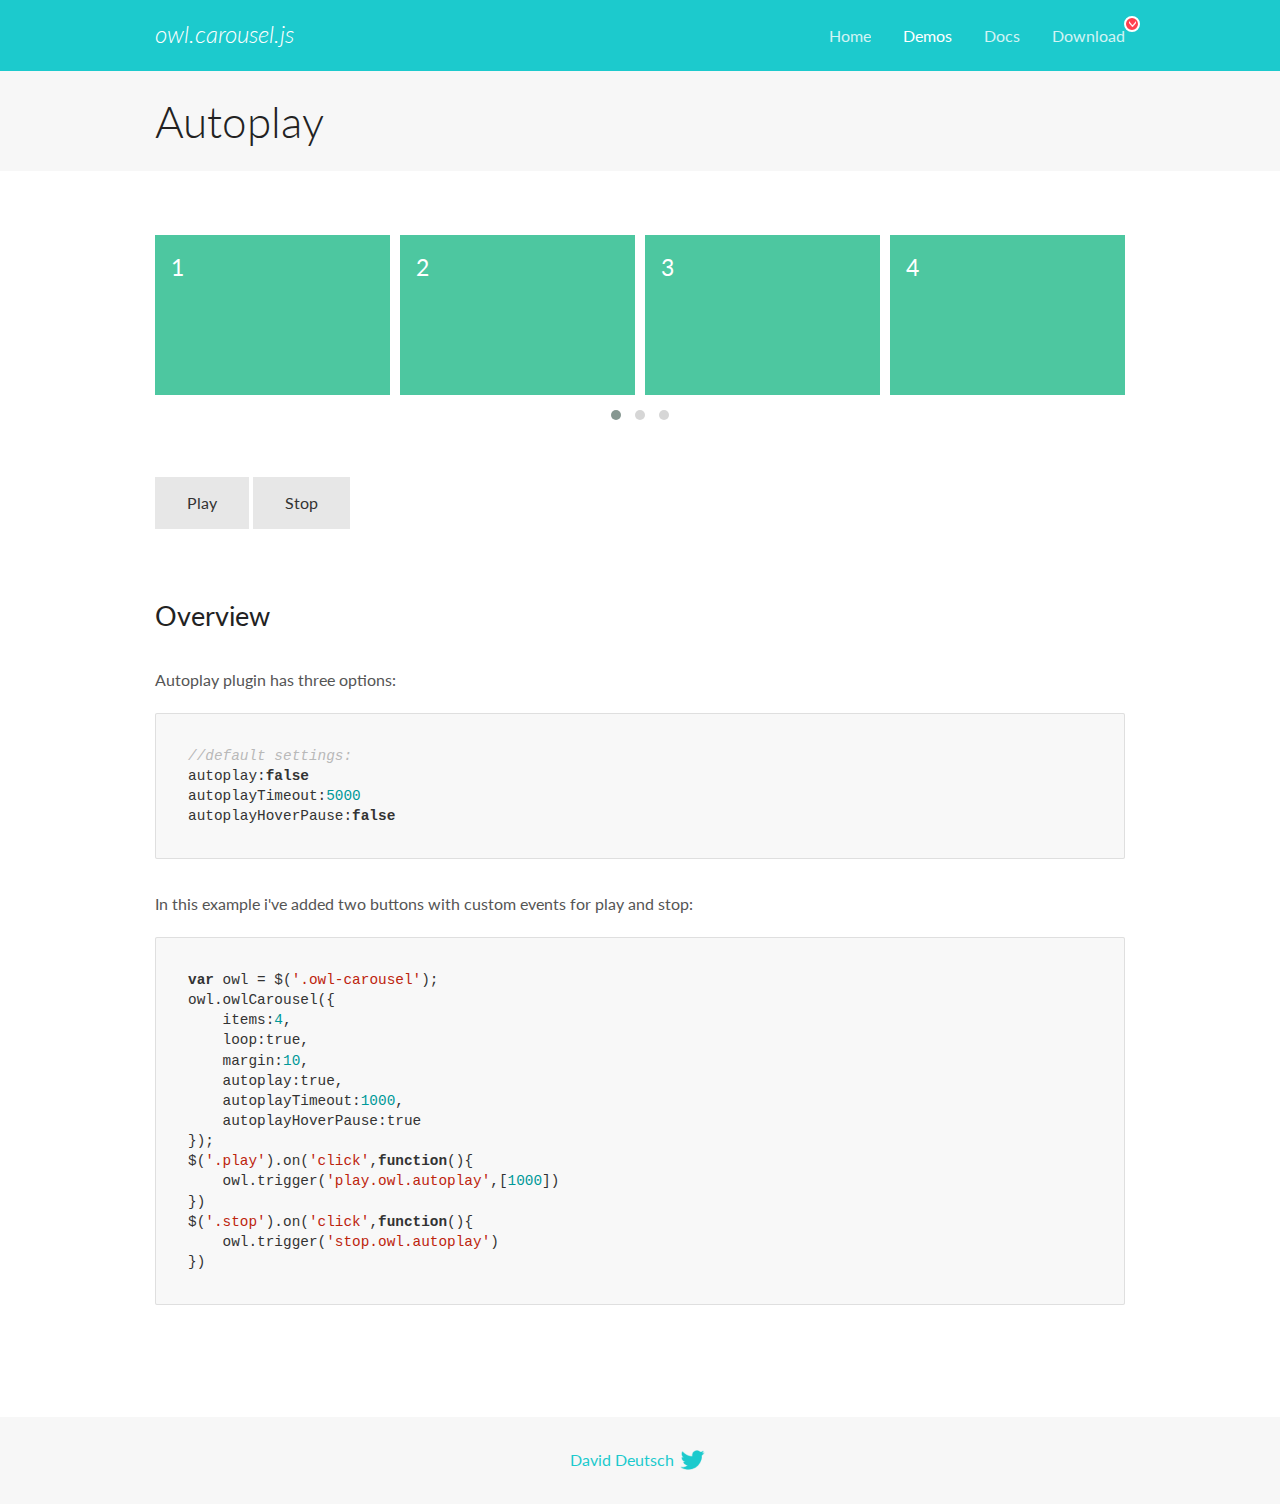
<file: BitirmeProjesi/New Project/OwlCarousel2-2.3.4/docs/demos/autoplay.html>
<!DOCTYPE html>
<html lang="en">
  <head>

    <!-- head -->
    <meta charset="utf-8">
    <meta name="msapplication-tap-highlight" content="no" />
    <meta name="viewport" content="width=device-width, initial-scale=1.0" />
    <meta name="description" content="Autoplay usage demo">
    <meta name="author" content="David Deutsch">
    <title>
      Autoplay Demo | Owl Carousel | 2.3.4
    </title>

    <!-- Stylesheets -->
    <link href='https://fonts.googleapis.com/css?family=Lato:300,400,700,400italic,300italic' rel='stylesheet' type='text/css'>
    <link rel="stylesheet" href="../assets/css/docs.theme.min.css">

    <!-- Owl Stylesheets -->
    <link rel="stylesheet" href="../assets/owlcarousel/assets/owl.carousel.min.css">
    <link rel="stylesheet" href="../assets/owlcarousel/assets/owl.theme.default.min.css">

    <!-- HTML5 shim and Respond.js IE8 support of HTML5 elements and media queries -->

    <!--[if lt IE 9]>
      <script src="https://oss.maxcdn.com/libs/html5shiv/3.7.0/html5shiv.js"></script>
      <script src="https://oss.maxcdn.com/libs/respond.js/1.3.0/respond.min.js"></script>
    <![endif]-->

    <!-- Favicons -->
    <link rel="apple-touch-icon-precomposed" sizes="144x144" href="../assets/ico/apple-touch-icon-144-precomposed.png">
    <link rel="shortcut icon" href="../assets/ico/favicon.png">
    <link rel="shortcut icon" href="favicon.ico">

    <!-- Yeah i know js should not be in header. Its required for demos.-->

    <!-- javascript -->
    <script src="../assets/vendors/jquery.min.js"></script>
    <script src="../assets/owlcarousel/owl.carousel.js"></script>
  </head>
  <body>

    <!-- header -->
    <header class="header">
      <div class="row">
        <div class="large-12 columns">
          <div class="brand left">
            <h3>
              <a href="/OwlCarousel2/">owl.carousel.js</a> 
            </h3>
          </div>
          <a id="toggle-nav" class="right">
            <span></span> <span></span> <span></span> 
          </a> 
          <div class="nav-bar">
            <ul class="clearfix">
              <li> <a href="/OwlCarousel2/index.html">Home</a>  </li>
              <li class="active">
                <a href="/OwlCarousel2/demos/demos.html">Demos</a> 
              </li>
              <li> <a href="/OwlCarousel2/docs/started-welcome.html">Docs</a>  </li>
              <li>
                <a href="https://github.com/OwlCarousel2/OwlCarousel2/archive/2.3.4.zip">Download</a> 
                <span class="download"></span> 
              </li>
            </ul>
          </div>
        </div>
      </div>
    </header>

    <!-- title -->
    <section class="title">
      <div class="row">
        <div class="large-12 columns">
          <h1>Autoplay</h1>
        </div>
      </div>
    </section>

    <!--  Demos -->
    <section id="demos">
      <div class="row">
        <div class="large-12 columns">
          <div class="owl-carousel owl-theme">
            <div class="item">
              <h4>1</h4>
            </div>
            <div class="item">
              <h4>2</h4>
            </div>
            <div class="item">
              <h4>3</h4>
            </div>
            <div class="item">
              <h4>4</h4>
            </div>
            <div class="item">
              <h4>5</h4>
            </div>
            <div class="item">
              <h4>6</h4>
            </div>
            <div class="item">
              <h4>7</h4>
            </div>
            <div class="item">
              <h4>8</h4>
            </div>
            <div class="item">
              <h4>9</h4>
            </div>
            <div class="item">
              <h4>10</h4>
            </div>
            <div class="item">
              <h4>11</h4>
            </div>
            <div class="item">
              <h4>12</h4>
            </div>
          </div>
          <a class="button secondary play">Play</a> 
          <a class="button secondary stop">Stop</a> 
          <h3 id="overview">Overview</h3>
          <p>Autoplay plugin has three options:</p>
          <pre><code>//default settings:
autoplay:false
autoplayTimeout:5000
autoplayHoverPause:false</code></pre>
          <p>In this example i&#39;ve added two buttons with custom events for play and stop:</p>
          <pre><code>var owl = $(&#39;.owl-carousel&#39;);
owl.owlCarousel({
    items:4,
    loop:true,
    margin:10,
    autoplay:true,
    autoplayTimeout:1000,
    autoplayHoverPause:true
});
$(&#39;.play&#39;).on(&#39;click&#39;,function(){
    owl.trigger(&#39;play.owl.autoplay&#39;,[1000])
})
$(&#39;.stop&#39;).on(&#39;click&#39;,function(){
    owl.trigger(&#39;stop.owl.autoplay&#39;)
})</code></pre>
          <script>
            $(document).ready(function() {
              var owl = $('.owl-carousel');
              owl.owlCarousel({
                items: 4,
                loop: true,
                margin: 10,
                autoplay: true,
                autoplayTimeout: 1000,
                autoplayHoverPause: true
              });
              $('.play').on('click', function() {
                owl.trigger('play.owl.autoplay', [1000])
              })
              $('.stop').on('click', function() {
                owl.trigger('stop.owl.autoplay')
              })
            })
          </script>
        </div>
      </div>
    </section>

    <!-- footer -->
    <footer class="footer">
      <div class="row">
        <div class="large-12 columns">
          <h5>
            <a href="/OwlCarousel2/docs/support-contact.html">David Deutsch</a> 
            <a id="custom-tweet-button" href="https://twitter.com/share?url=https://github.com/OwlCarousel2/OwlCarousel2&text=Owl Carousel - This is so awesome! " target="_blank"></a> 
          </h5>
        </div>
      </div>
    </footer>

    <!-- vendors -->
    <script src="../assets/vendors/highlight.js"></script>
    <script src="../assets/js/app.js"></script>
  </body>
</html>
</file>
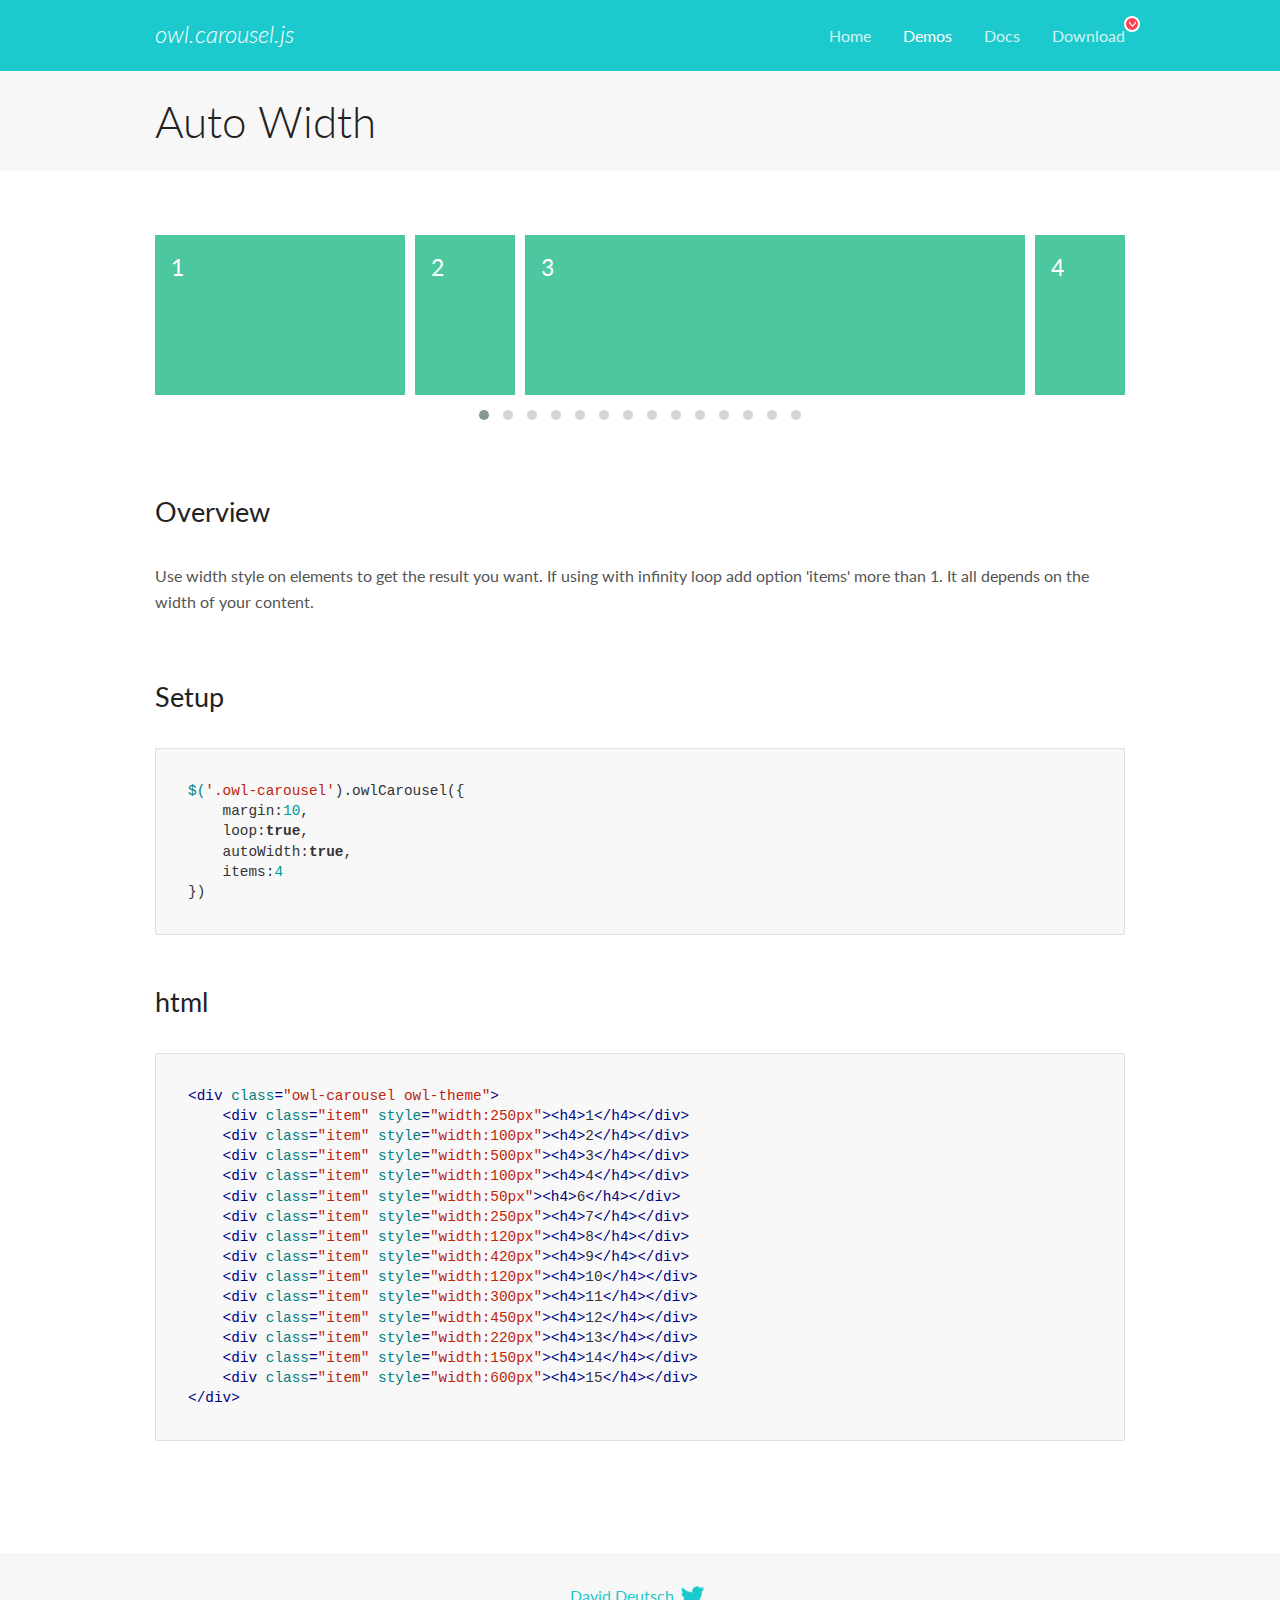
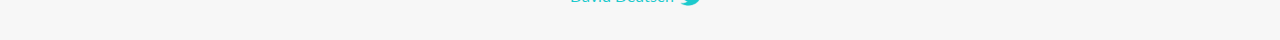
<file: BitirmeProjesi/New Project/OwlCarousel2-2.3.4/docs/demos/autowidth.html>
<!DOCTYPE html>
<html lang="en">
  <head>

    <!-- head -->
    <meta charset="utf-8">
    <meta name="msapplication-tap-highlight" content="no" />
    <meta name="viewport" content="width=device-width, initial-scale=1.0" />
    <meta name="description" content="Auto Width">
    <meta name="author" content="David Deutsch">
    <title>
      Auto Width Demo | Owl Carousel | 2.3.4
    </title>

    <!-- Stylesheets -->
    <link href='https://fonts.googleapis.com/css?family=Lato:300,400,700,400italic,300italic' rel='stylesheet' type='text/css'>
    <link rel="stylesheet" href="../assets/css/docs.theme.min.css">

    <!-- Owl Stylesheets -->
    <link rel="stylesheet" href="../assets/owlcarousel/assets/owl.carousel.min.css">
    <link rel="stylesheet" href="../assets/owlcarousel/assets/owl.theme.default.min.css">

    <!-- HTML5 shim and Respond.js IE8 support of HTML5 elements and media queries -->

    <!--[if lt IE 9]>
      <script src="https://oss.maxcdn.com/libs/html5shiv/3.7.0/html5shiv.js"></script>
      <script src="https://oss.maxcdn.com/libs/respond.js/1.3.0/respond.min.js"></script>
    <![endif]-->

    <!-- Favicons -->
    <link rel="apple-touch-icon-precomposed" sizes="144x144" href="../assets/ico/apple-touch-icon-144-precomposed.png">
    <link rel="shortcut icon" href="../assets/ico/favicon.png">
    <link rel="shortcut icon" href="favicon.ico">

    <!-- Yeah i know js should not be in header. Its required for demos.-->

    <!-- javascript -->
    <script src="../assets/vendors/jquery.min.js"></script>
    <script src="../assets/owlcarousel/owl.carousel.js"></script>
  </head>
  <body>

    <!-- header -->
    <header class="header">
      <div class="row">
        <div class="large-12 columns">
          <div class="brand left">
            <h3>
              <a href="/OwlCarousel2/">owl.carousel.js</a> 
            </h3>
          </div>
          <a id="toggle-nav" class="right">
            <span></span> <span></span> <span></span> 
          </a> 
          <div class="nav-bar">
            <ul class="clearfix">
              <li> <a href="/OwlCarousel2/index.html">Home</a>  </li>
              <li class="active">
                <a href="/OwlCarousel2/demos/demos.html">Demos</a> 
              </li>
              <li> <a href="/OwlCarousel2/docs/started-welcome.html">Docs</a>  </li>
              <li>
                <a href="https://github.com/OwlCarousel2/OwlCarousel2/archive/2.3.4.zip">Download</a> 
                <span class="download"></span> 
              </li>
            </ul>
          </div>
        </div>
      </div>
    </header>

    <!-- title -->
    <section class="title">
      <div class="row">
        <div class="large-12 columns">
          <h1>Auto Width</h1>
        </div>
      </div>
    </section>

    <!--  Demos -->
    <section id="demos">
      <div class="row">
        <div class="large-12 columns">
          <div class="owl-carousel owl-theme">
            <div class="item" style="width:250px">
              <h4>1</h4>
            </div>
            <div class="item" style="width:100px">
              <h4>2</h4>
            </div>
            <div class="item" style="width:500px">
              <h4>3</h4>
            </div>
            <div class="item" style="width:100px">
              <h4>4</h4>
            </div>
            <div class="item" style="width:50px">
              <h4>6</h4>
            </div>
            <div class="item" style="width:250px">
              <h4>7</h4>
            </div>
            <div class="item" style="width:120px">
              <h4>8</h4>
            </div>
            <div class="item" style="width:420px">
              <h4>9</h4>
            </div>
            <div class="item" style="width:120px">
              <h4>10</h4>
            </div>
            <div class="item" style="width:300px">
              <h4>11</h4>
            </div>
            <div class="item" style="width:450px">
              <h4>12</h4>
            </div>
            <div class="item" style="width:220px">
              <h4>13</h4>
            </div>
            <div class="item" style="width:150px">
              <h4>14</h4>
            </div>
            <div class="item" style="width:600px">
              <h4>15</h4>
            </div>
          </div>
          <h3 id="overview">Overview</h3>
          <p>Use width style on elements to get the result you want. If using with infinity loop add option &#39;items&#39; more than 1. It all depends on the width of your content.</p>
          <h3 id="setup">Setup</h3>
          <pre><code>$(&#39;.owl-carousel&#39;).owlCarousel({
    margin:10,
    loop:true,
    autoWidth:true,
    items:4
})</code></pre>
          <h3 id="html">html</h3>
          <pre><code>&lt;div class=&quot;owl-carousel owl-theme&quot;&gt;
    &lt;div class=&quot;item&quot; style=&quot;width:250px&quot;&gt;&lt;h4&gt;1&lt;/h4&gt;&lt;/div&gt;
    &lt;div class=&quot;item&quot; style=&quot;width:100px&quot;&gt;&lt;h4&gt;2&lt;/h4&gt;&lt;/div&gt;
    &lt;div class=&quot;item&quot; style=&quot;width:500px&quot;&gt;&lt;h4&gt;3&lt;/h4&gt;&lt;/div&gt;
    &lt;div class=&quot;item&quot; style=&quot;width:100px&quot;&gt;&lt;h4&gt;4&lt;/h4&gt;&lt;/div&gt;
    &lt;div class=&quot;item&quot; style=&quot;width:50px&quot;&gt;&lt;h4&gt;6&lt;/h4&gt;&lt;/div&gt;
    &lt;div class=&quot;item&quot; style=&quot;width:250px&quot;&gt;&lt;h4&gt;7&lt;/h4&gt;&lt;/div&gt;
    &lt;div class=&quot;item&quot; style=&quot;width:120px&quot;&gt;&lt;h4&gt;8&lt;/h4&gt;&lt;/div&gt;
    &lt;div class=&quot;item&quot; style=&quot;width:420px&quot;&gt;&lt;h4&gt;9&lt;/h4&gt;&lt;/div&gt;
    &lt;div class=&quot;item&quot; style=&quot;width:120px&quot;&gt;&lt;h4&gt;10&lt;/h4&gt;&lt;/div&gt;
    &lt;div class=&quot;item&quot; style=&quot;width:300px&quot;&gt;&lt;h4&gt;11&lt;/h4&gt;&lt;/div&gt;
    &lt;div class=&quot;item&quot; style=&quot;width:450px&quot;&gt;&lt;h4&gt;12&lt;/h4&gt;&lt;/div&gt;
    &lt;div class=&quot;item&quot; style=&quot;width:220px&quot;&gt;&lt;h4&gt;13&lt;/h4&gt;&lt;/div&gt;
    &lt;div class=&quot;item&quot; style=&quot;width:150px&quot;&gt;&lt;h4&gt;14&lt;/h4&gt;&lt;/div&gt;
    &lt;div class=&quot;item&quot; style=&quot;width:600px&quot;&gt;&lt;h4&gt;15&lt;/h4&gt;&lt;/div&gt;
&lt;/div&gt;</code></pre>
          <script>
            $(document).ready(function() {
              $('.owl-carousel').owlCarousel({
                margin: 10,
                loop: true,
                autoWidth: true,
                items: 4
              })
            })
          </script>
        </div>
      </div>
    </section>

    <!-- footer -->
    <footer class="footer">
      <div class="row">
        <div class="large-12 columns">
          <h5>
            <a href="/OwlCarousel2/docs/support-contact.html">David Deutsch</a> 
            <a id="custom-tweet-button" href="https://twitter.com/share?url=https://github.com/OwlCarousel2/OwlCarousel2&text=Owl Carousel - This is so awesome! " target="_blank"></a> 
          </h5>
        </div>
      </div>
    </footer>

    <!-- vendors -->
    <script src="../assets/vendors/highlight.js"></script>
    <script src="../assets/js/app.js"></script>
  </body>
</html>
</file>
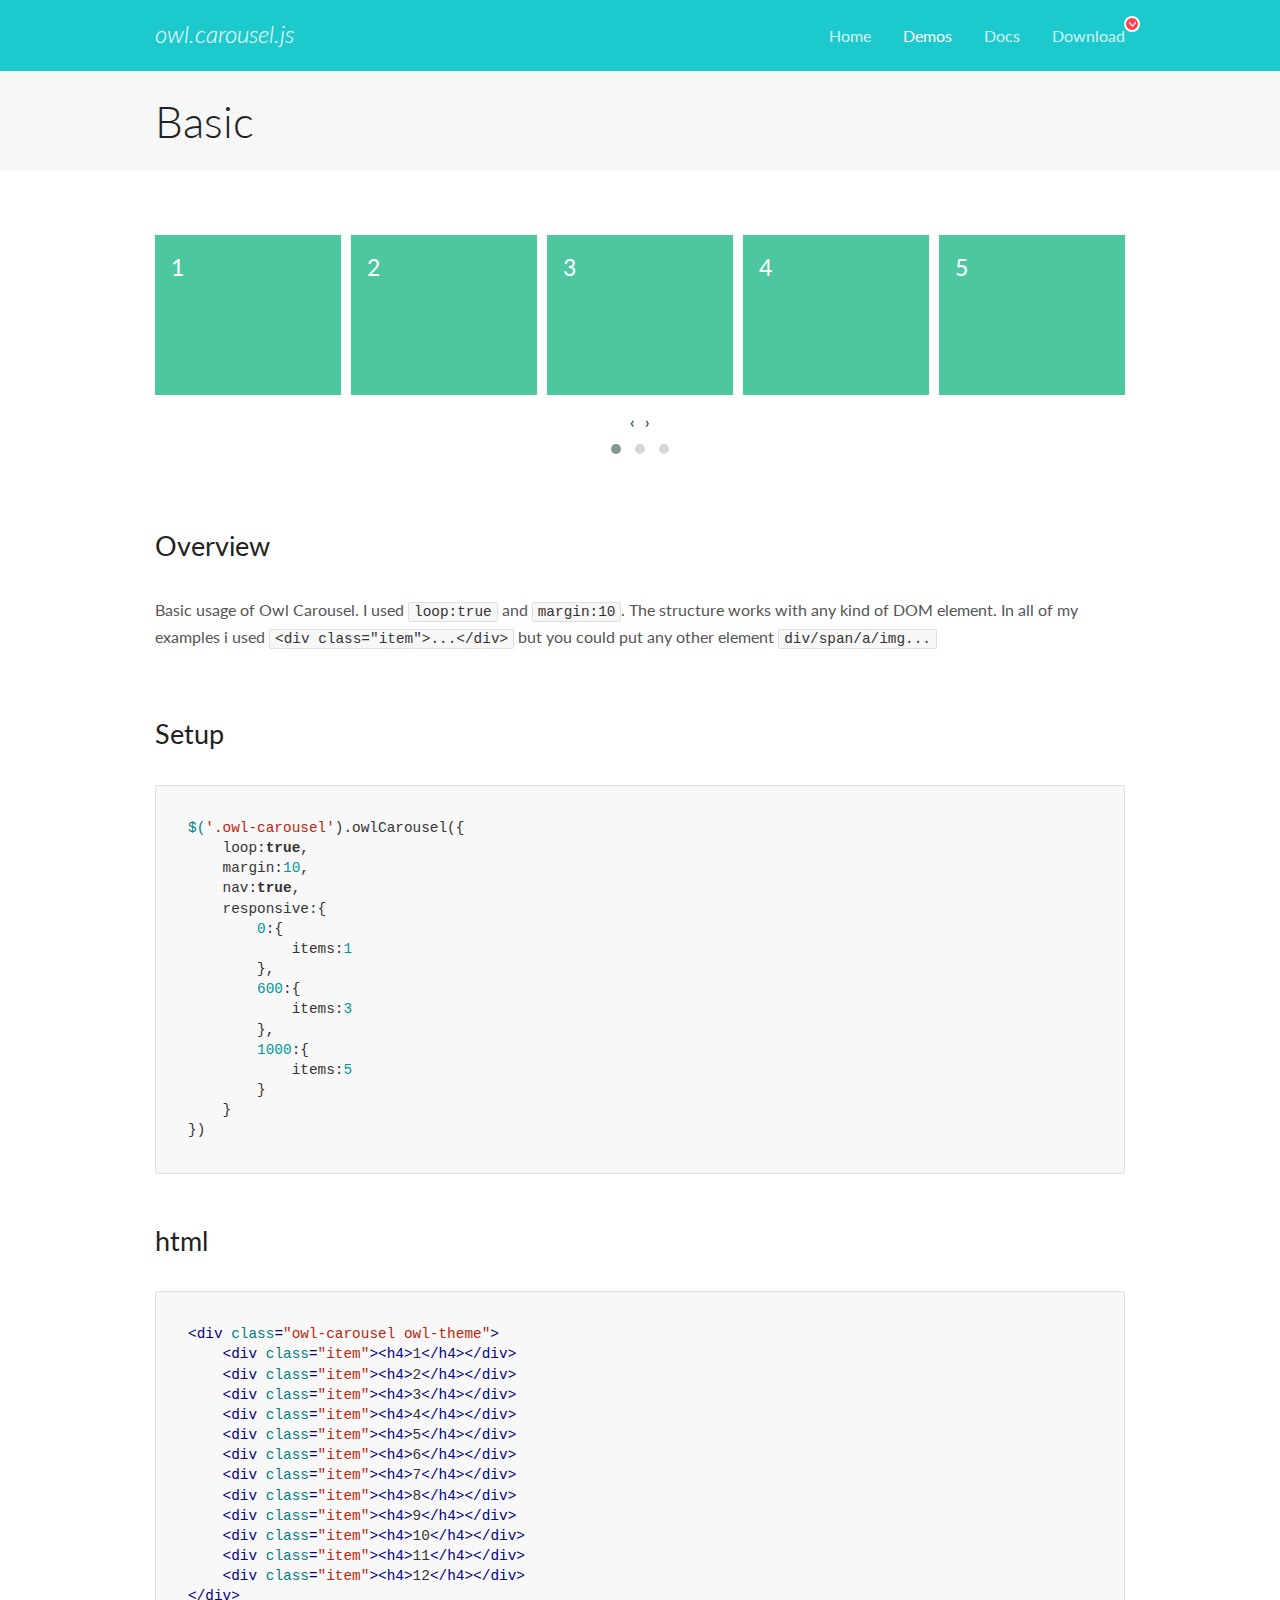
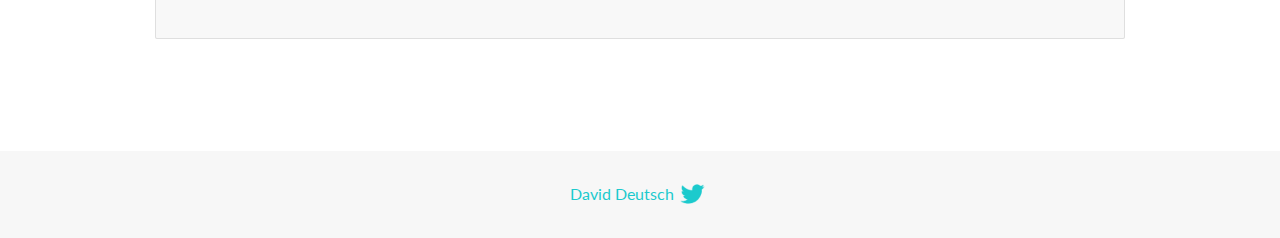
<file: BitirmeProjesi/New Project/OwlCarousel2-2.3.4/docs/demos/basic.html>
<!DOCTYPE html>
<html lang="en">
  <head>

    <!-- head -->
    <meta charset="utf-8">
    <meta name="msapplication-tap-highlight" content="no" />
    <meta name="viewport" content="width=device-width, initial-scale=1.0" />
    <meta name="description" content="Basic usage demo">
    <meta name="author" content="David Deutsch">
    <title>
      Basic Demo | Owl Carousel | 2.3.4
    </title>

    <!-- Stylesheets -->
    <link href='https://fonts.googleapis.com/css?family=Lato:300,400,700,400italic,300italic' rel='stylesheet' type='text/css'>
    <link rel="stylesheet" href="../assets/css/docs.theme.min.css">

    <!-- Owl Stylesheets -->
    <link rel="stylesheet" href="../assets/owlcarousel/assets/owl.carousel.min.css">
    <link rel="stylesheet" href="../assets/owlcarousel/assets/owl.theme.default.min.css">

    <!-- HTML5 shim and Respond.js IE8 support of HTML5 elements and media queries -->

    <!--[if lt IE 9]>
      <script src="https://oss.maxcdn.com/libs/html5shiv/3.7.0/html5shiv.js"></script>
      <script src="https://oss.maxcdn.com/libs/respond.js/1.3.0/respond.min.js"></script>
    <![endif]-->

    <!-- Favicons -->
    <link rel="apple-touch-icon-precomposed" sizes="144x144" href="../assets/ico/apple-touch-icon-144-precomposed.png">
    <link rel="shortcut icon" href="../assets/ico/favicon.png">
    <link rel="shortcut icon" href="favicon.ico">

    <!-- Yeah i know js should not be in header. Its required for demos.-->

    <!-- javascript -->
    <script src="../assets/vendors/jquery.min.js"></script>
    <script src="../assets/owlcarousel/owl.carousel.js"></script>
  </head>
  <body>

    <!-- header -->
    <header class="header">
      <div class="row">
        <div class="large-12 columns">
          <div class="brand left">
            <h3>
              <a href="/OwlCarousel2/">owl.carousel.js</a> 
            </h3>
          </div>
          <a id="toggle-nav" class="right">
            <span></span> <span></span> <span></span> 
          </a> 
          <div class="nav-bar">
            <ul class="clearfix">
              <li> <a href="/OwlCarousel2/index.html">Home</a>  </li>
              <li class="active">
                <a href="/OwlCarousel2/demos/demos.html">Demos</a> 
              </li>
              <li> <a href="/OwlCarousel2/docs/started-welcome.html">Docs</a>  </li>
              <li>
                <a href="https://github.com/OwlCarousel2/OwlCarousel2/archive/2.3.4.zip">Download</a> 
                <span class="download"></span> 
              </li>
            </ul>
          </div>
        </div>
      </div>
    </header>

    <!-- title -->
    <section class="title">
      <div class="row">
        <div class="large-12 columns">
          <h1>Basic</h1>
        </div>
      </div>
    </section>

    <!--  Demos -->
    <section id="demos">
      <div class="row">
        <div class="large-12 columns">
          <div class="owl-carousel owl-theme">
            <div class="item">
              <h4>1</h4>
            </div>
            <div class="item">
              <h4>2</h4>
            </div>
            <div class="item">
              <h4>3</h4>
            </div>
            <div class="item">
              <h4>4</h4>
            </div>
            <div class="item">
              <h4>5</h4>
            </div>
            <div class="item">
              <h4>6</h4>
            </div>
            <div class="item">
              <h4>7</h4>
            </div>
            <div class="item">
              <h4>8</h4>
            </div>
            <div class="item">
              <h4>9</h4>
            </div>
            <div class="item">
              <h4>10</h4>
            </div>
            <div class="item">
              <h4>11</h4>
            </div>
            <div class="item">
              <h4>12</h4>
            </div>
          </div>
          <h3 id="overview">Overview</h3>
          <p>Basic usage of Owl Carousel. I used <code>loop:true</code> and <code>margin:10</code>. The structure works with any kind of DOM element. In all of my examples i used <code>&lt;div class=&quot;item&quot;&gt;...&lt;/div&gt;</code> but you could
            put any other element <code>div/span/a/img...</code></p>
          <h3 id="setup">Setup</h3>
          <pre><code>$(&#39;.owl-carousel&#39;).owlCarousel({
    loop:true,
    margin:10,
    nav:true,
    responsive:{
        0:{
            items:1
        },
        600:{
            items:3
        },
        1000:{
            items:5
        }
    }
})</code></pre>
          <h3 id="html">html</h3>
          <pre><code>&lt;div class=&quot;owl-carousel owl-theme&quot;&gt;
    &lt;div class=&quot;item&quot;&gt;&lt;h4&gt;1&lt;/h4&gt;&lt;/div&gt;
    &lt;div class=&quot;item&quot;&gt;&lt;h4&gt;2&lt;/h4&gt;&lt;/div&gt;
    &lt;div class=&quot;item&quot;&gt;&lt;h4&gt;3&lt;/h4&gt;&lt;/div&gt;
    &lt;div class=&quot;item&quot;&gt;&lt;h4&gt;4&lt;/h4&gt;&lt;/div&gt;
    &lt;div class=&quot;item&quot;&gt;&lt;h4&gt;5&lt;/h4&gt;&lt;/div&gt;
    &lt;div class=&quot;item&quot;&gt;&lt;h4&gt;6&lt;/h4&gt;&lt;/div&gt;
    &lt;div class=&quot;item&quot;&gt;&lt;h4&gt;7&lt;/h4&gt;&lt;/div&gt;
    &lt;div class=&quot;item&quot;&gt;&lt;h4&gt;8&lt;/h4&gt;&lt;/div&gt;
    &lt;div class=&quot;item&quot;&gt;&lt;h4&gt;9&lt;/h4&gt;&lt;/div&gt;
    &lt;div class=&quot;item&quot;&gt;&lt;h4&gt;10&lt;/h4&gt;&lt;/div&gt;
    &lt;div class=&quot;item&quot;&gt;&lt;h4&gt;11&lt;/h4&gt;&lt;/div&gt;
    &lt;div class=&quot;item&quot;&gt;&lt;h4&gt;12&lt;/h4&gt;&lt;/div&gt;
&lt;/div&gt;</code></pre>
          <script>
            $(document).ready(function() {
              var owl = $('.owl-carousel');
              owl.owlCarousel({
                margin: 10,
                nav: true,
                loop: true,
                responsive: {
                  0: {
                    items: 1
                  },
                  600: {
                    items: 3
                  },
                  1000: {
                    items: 5
                  }
                }
              })
            })
          </script>
        </div>
      </div>
    </section>

    <!-- footer -->
    <footer class="footer">
      <div class="row">
        <div class="large-12 columns">
          <h5>
            <a href="/OwlCarousel2/docs/support-contact.html">David Deutsch</a> 
            <a id="custom-tweet-button" href="https://twitter.com/share?url=https://github.com/OwlCarousel2/OwlCarousel2&text=Owl Carousel - This is so awesome! " target="_blank"></a> 
          </h5>
        </div>
      </div>
    </footer>

    <!-- vendors -->
    <script src="../assets/vendors/highlight.js"></script>
    <script src="../assets/js/app.js"></script>
  </body>
</html>
</file>
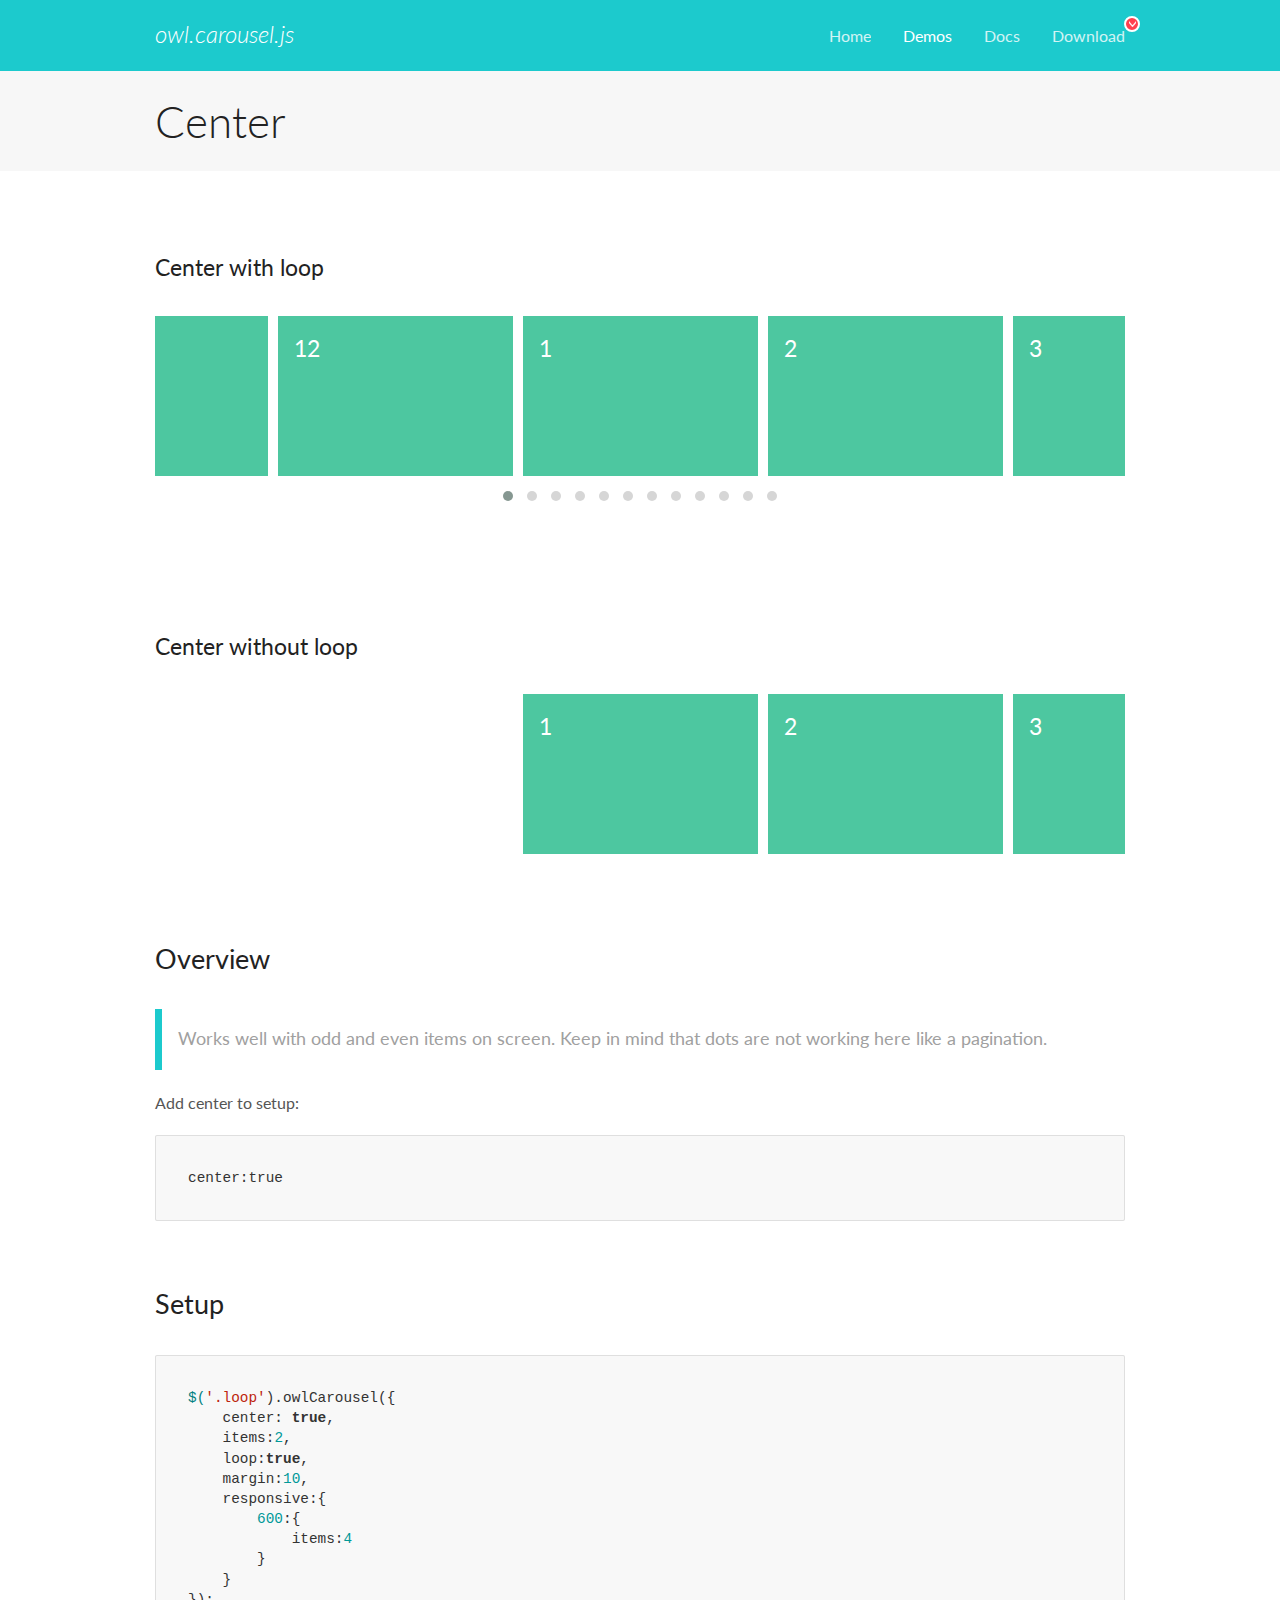
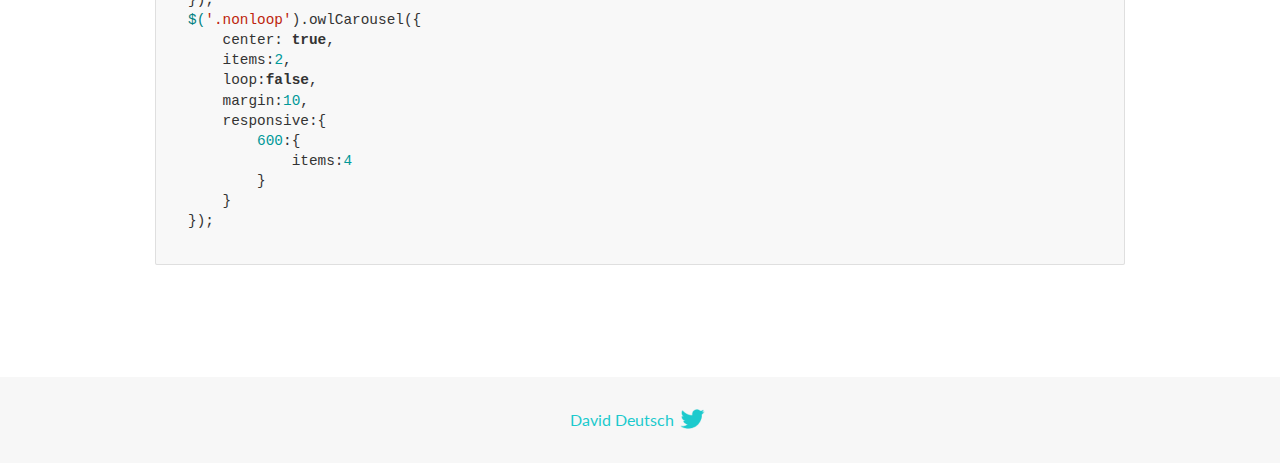
<file: BitirmeProjesi/New Project/OwlCarousel2-2.3.4/docs/demos/center.html>
<!DOCTYPE html>
<html lang="en">
  <head>

    <!-- head -->
    <meta charset="utf-8">
    <meta name="msapplication-tap-highlight" content="no" />
    <meta name="viewport" content="width=device-width, initial-scale=1.0" />
    <meta name="description" content="Center carousel">
    <meta name="author" content="David Deutsch">
    <title>
      Center Demo | Owl Carousel | 2.3.4
    </title>

    <!-- Stylesheets -->
    <link href='https://fonts.googleapis.com/css?family=Lato:300,400,700,400italic,300italic' rel='stylesheet' type='text/css'>
    <link rel="stylesheet" href="../assets/css/docs.theme.min.css">

    <!-- Owl Stylesheets -->
    <link rel="stylesheet" href="../assets/owlcarousel/assets/owl.carousel.min.css">
    <link rel="stylesheet" href="../assets/owlcarousel/assets/owl.theme.default.min.css">

    <!-- HTML5 shim and Respond.js IE8 support of HTML5 elements and media queries -->

    <!--[if lt IE 9]>
      <script src="https://oss.maxcdn.com/libs/html5shiv/3.7.0/html5shiv.js"></script>
      <script src="https://oss.maxcdn.com/libs/respond.js/1.3.0/respond.min.js"></script>
    <![endif]-->

    <!-- Favicons -->
    <link rel="apple-touch-icon-precomposed" sizes="144x144" href="../assets/ico/apple-touch-icon-144-precomposed.png">
    <link rel="shortcut icon" href="../assets/ico/favicon.png">
    <link rel="shortcut icon" href="favicon.ico">

    <!-- Yeah i know js should not be in header. Its required for demos.-->

    <!-- javascript -->
    <script src="../assets/vendors/jquery.min.js"></script>
    <script src="../assets/owlcarousel/owl.carousel.js"></script>
  </head>
  <body>

    <!-- header -->
    <header class="header">
      <div class="row">
        <div class="large-12 columns">
          <div class="brand left">
            <h3>
              <a href="/OwlCarousel2/">owl.carousel.js</a> 
            </h3>
          </div>
          <a id="toggle-nav" class="right">
            <span></span> <span></span> <span></span> 
          </a> 
          <div class="nav-bar">
            <ul class="clearfix">
              <li> <a href="/OwlCarousel2/index.html">Home</a>  </li>
              <li class="active">
                <a href="/OwlCarousel2/demos/demos.html">Demos</a> 
              </li>
              <li> <a href="/OwlCarousel2/docs/started-welcome.html">Docs</a>  </li>
              <li>
                <a href="https://github.com/OwlCarousel2/OwlCarousel2/archive/2.3.4.zip">Download</a> 
                <span class="download"></span> 
              </li>
            </ul>
          </div>
        </div>
      </div>
    </header>

    <!-- title -->
    <section class="title">
      <div class="row">
        <div class="large-12 columns">
          <h1>Center</h1>
        </div>
      </div>
    </section>

    <!--  Demos -->
    <section id="demos">
      <div class="row">
        <div class="large-12 columns">
          <h4 id="center-with-loop">Center with loop</h4>
          <div class="loop owl-carousel owl-theme">
            <div class="item">
              <h4>1</h4>
            </div>
            <div class="item">
              <h4>2</h4>
            </div>
            <div class="item">
              <h4>3</h4>
            </div>
            <div class="item">
              <h4>4</h4>
            </div>
            <div class="item">
              <h4>5</h4>
            </div>
            <div class="item">
              <h4>6</h4>
            </div>
            <div class="item">
              <h4>7</h4>
            </div>
            <div class="item">
              <h4>8</h4>
            </div>
            <div class="item">
              <h4>9</h4>
            </div>
            <div class="item">
              <h4>10</h4>
            </div>
            <div class="item">
              <h4>11</h4>
            </div>
            <div class="item">
              <h4>12</h4>
            </div>
          </div>
          <br>
          <h4 id="center-without-loop">Center without loop</h4>
          <div class="nonloop owl-carousel">
            <div class="item">
              <h4>1</h4>
            </div>
            <div class="item">
              <h4>2</h4>
            </div>
            <div class="item">
              <h4>3</h4>
            </div>
            <div class="item">
              <h4>4</h4>
            </div>
            <div class="item">
              <h4>5</h4>
            </div>
            <div class="item">
              <h4>6</h4>
            </div>
            <div class="item">
              <h4>7</h4>
            </div>
            <div class="item">
              <h4>8</h4>
            </div>
            <div class="item">
              <h4>9</h4>
            </div>
            <div class="item">
              <h4>10</h4>
            </div>
            <div class="item">
              <h4>11</h4>
            </div>
            <div class="item">
              <h4>12</h4>
            </div>
          </div>
          <h3 id="overview">Overview</h3>
          <blockquote>
            <p>Works well with odd and even items on screen. Keep in mind that dots are not working here like a pagination.</p>
          </blockquote>
          <p>Add center to setup:</p>
          <pre><code>center:true</code></pre>
          <h3 id="setup">Setup</h3>
          <pre><code>$(&#39;.loop&#39;).owlCarousel({
    center: true,
    items:2,
    loop:true,
    margin:10,
    responsive:{
        600:{
            items:4
        }
    }
});
$(&#39;.nonloop&#39;).owlCarousel({
    center: true,
    items:2,
    loop:false,
    margin:10,
    responsive:{
        600:{
            items:4
        }
    }
});</code></pre>
          <script>
            jQuery(document).ready(function($) {
              $('.loop').owlCarousel({
                center: true,
                items: 2,
                loop: true,
                margin: 10,
                responsive: {
                  600: {
                    items: 4
                  }
                }
              });
              $('.nonloop').owlCarousel({
                center: true,
                items: 2,
                loop: false,
                margin: 10,
                responsive: {
                  600: {
                    items: 4
                  }
                }
              });
            });
          </script>
        </div>
      </div>
    </section>

    <!-- footer -->
    <footer class="footer">
      <div class="row">
        <div class="large-12 columns">
          <h5>
            <a href="/OwlCarousel2/docs/support-contact.html">David Deutsch</a> 
            <a id="custom-tweet-button" href="https://twitter.com/share?url=https://github.com/OwlCarousel2/OwlCarousel2&text=Owl Carousel - This is so awesome! " target="_blank"></a> 
          </h5>
        </div>
      </div>
    </footer>

    <!-- vendors -->
    <script src="../assets/vendors/highlight.js"></script>
    <script src="../assets/js/app.js"></script>
  </body>
</html>
</file>
<file: BitirmeProjesi/New Project/css/admin_page.css>
body{
    margin:0;
}
.menu{
    background-color: black;
    height:50px;
    color:white;
    
    
}
</file>
